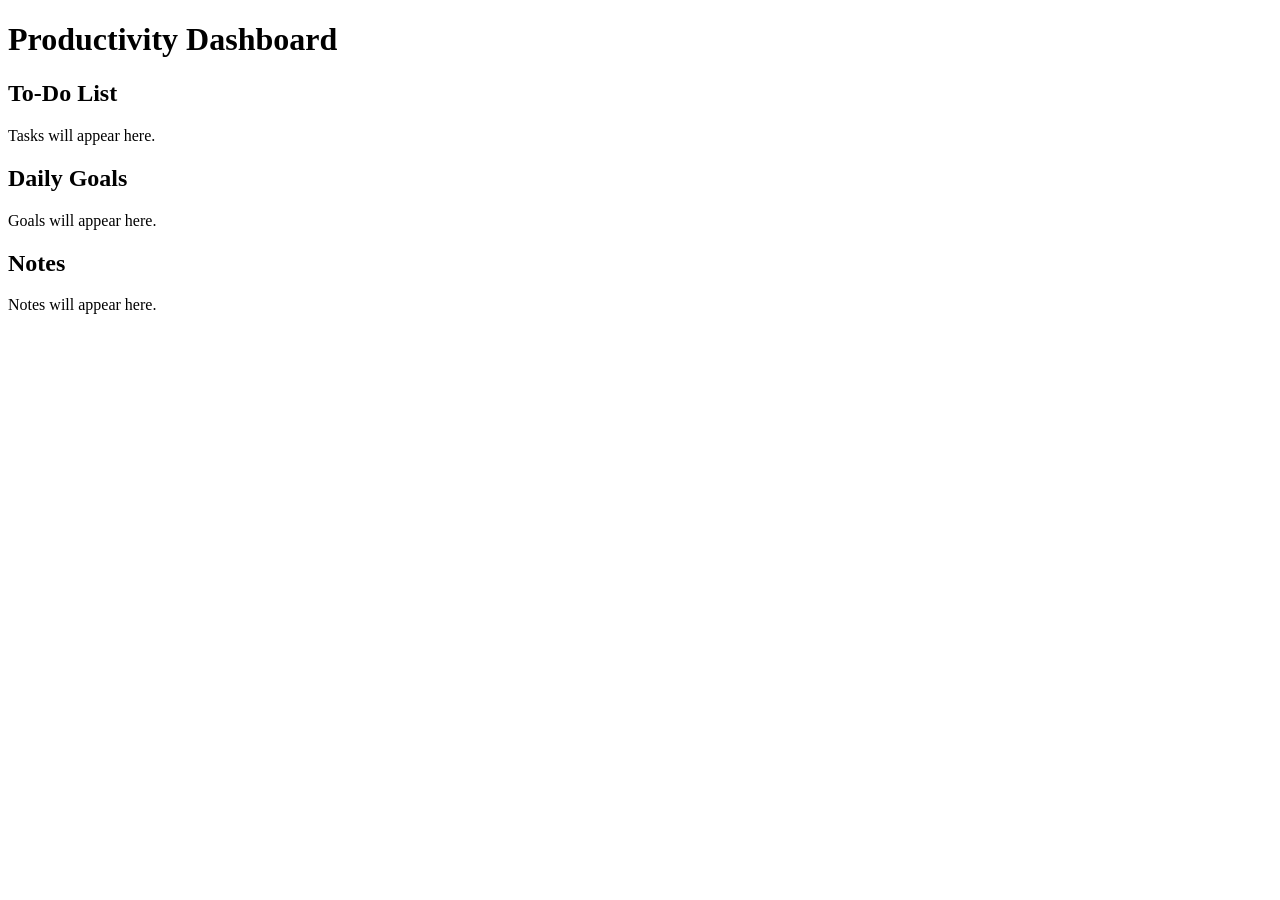
<file: index.html>
<!doctype html>
<html lang="en">
  <head>
    <meta charset="UTF-8" />
    <meta name="viewport" content="width=device-width, initial-scale=1.0" />
    <title>Productivity Dashboard</title>
  </head>
  <body>
    <header>
      <h1>Productivity Dashboard</h1>
    </header>

    <section>
      <h2>To-Do List</h2>
      <p>Tasks will appear here.</p>
    </section>

    <section>
      <h2>Daily Goals</h2>
      <p>Goals will appear here.</p>
    </section>

    <section>
      <h2>Notes</h2>
      <p>Notes will appear here.</p>
    </section>
  </body>
</html>
</file>
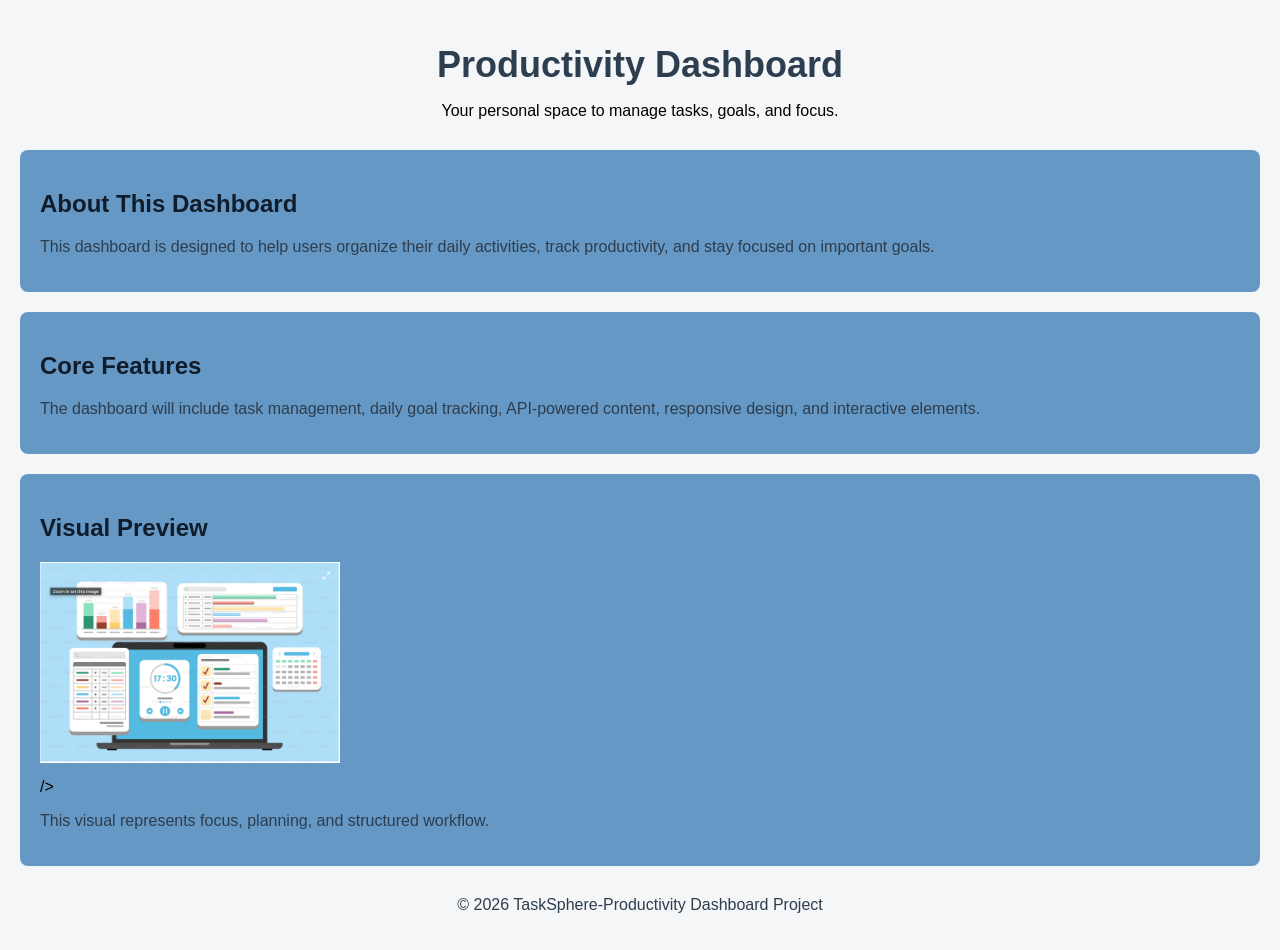
<file: Level- 1/Task -2/index.html>
<!doctype html>
<html lang="en">
  <head>
    <meta charset="UTF-8" />
    <meta name="viewport" content="width=device-width, initial-scale=1.0" />
    <title>Productivity Dashboard</title>
  </head>
  <body
    style="
      font-family: Arial, sans-serif;
      background-color: #f4f6f8;
      margin: 0;
      padding: 20px;
    "
  >
    <header style="text-align: center; margin-bottom: 30px">
      <h1 style="color: #2c3e50; font-size: 36px; margin-bottom: 10px">
        Productivity Dashboard
      </h1>
      <p>Your personal space to manage tasks, goals, and focus.</p>
    </header>

    <main>
      <section
        style="
          background-color: rgb(101, 152, 197);
          padding: 20px;
          margin-bottom: 20px;
          border-radius: 8px;
        "
      >
        <h2 style="color: #101c29; font-size: 24px">About This Dashboard</h2>
        <p style="font-size: 16px; color: #2e3d4d">
          This dashboard is designed to help users organize their daily
          activities, track productivity, and stay focused on important goals.
        </p>
      </section>

      <section
        style="
          background-color: rgb(101, 152, 197);
          padding: 20px;
          margin-bottom: 20px;
          border-radius: 8px;
        "
      >
        <h2 style="color: #101c29; font-size: 24px">Core Features</h2>
        <p style="font-size: 16px; color: #2e3d4d">
          The dashboard will include task management, daily goal tracking,
          API-powered content, responsive design, and interactive elements.
        </p>
      </section>

      <section
        style="
          background-color: rgb(101, 152, 197);
          padding: 20px;
          margin-bottom: 20px;
          border-radius: 8px;
        "
      >
        <h2 style="color: #101c29; font-size: 24px">Visual Preview</h2>
        <img
          src="images/productivity.jpg"
          alt="Productivity Illustration"
          width="300"
          style="display: block; margin-bottom: 15px"
        />
        />
        <p style="font-size: 16px; color: #2e3d4d">
          This visual represents focus, planning, and structured workflow.
        </p>
      </section>
    </main>

    <footer
      style="
        text-align: center;
        margin-top: 30px;
        font-size: 14px;
        color: #101c29;
      "
    >
      <p style="font-size: 16px; color: #2e3d4d">
        © 2026 TaskSphere-Productivity Dashboard Project
      </p>
    </footer>
  </body>
</html>
</file>
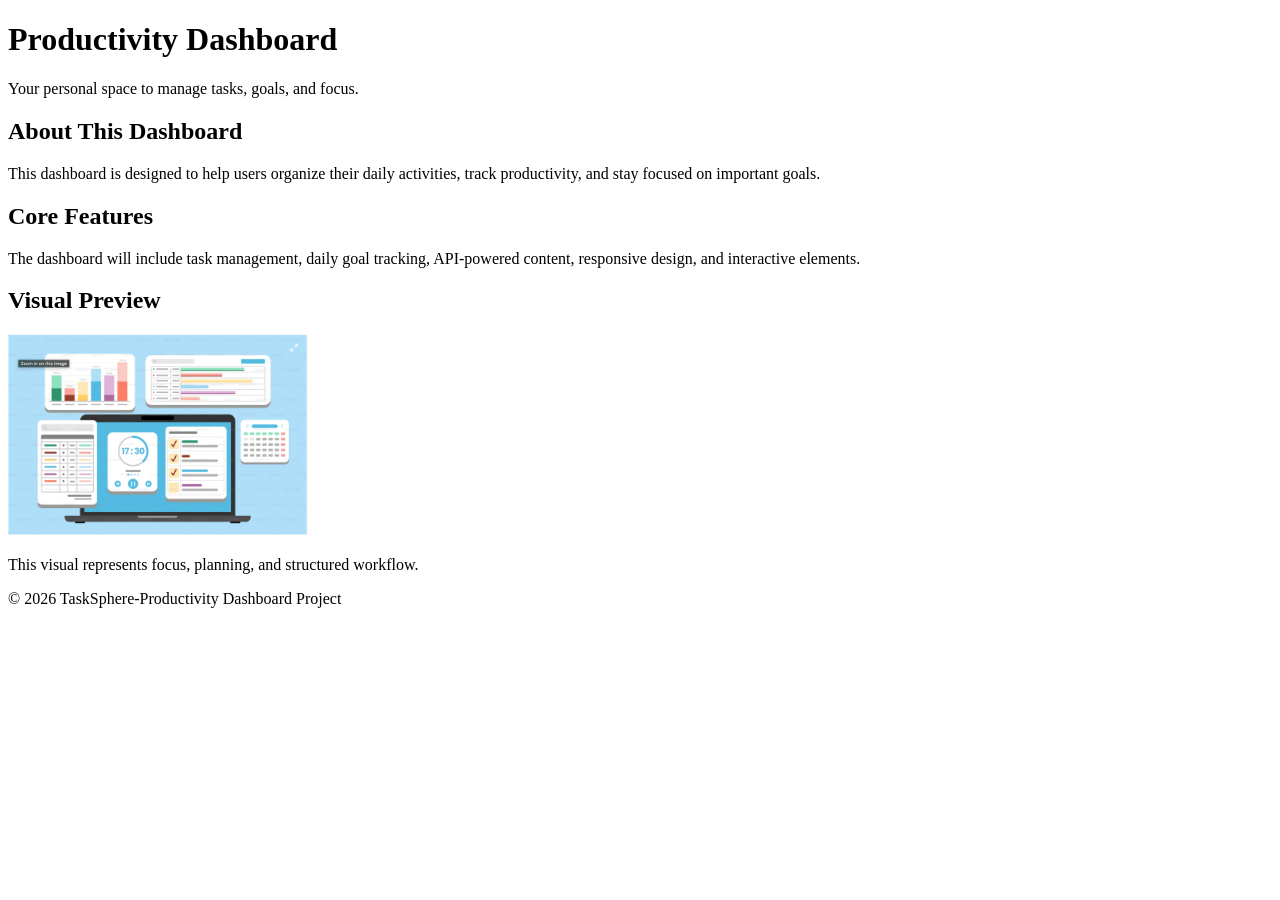
<file: Level- 1/Task-1/index.html>
<!doctype html>
<html lang="en">
  <head>
    <meta charset="UTF-8" />
    <meta name="viewport" content="width=device-width, initial-scale=1.0" />
    <title>Productivity Dashboard</title>
  </head>
  <body>
    <header>
      <h1>Productivity Dashboard</h1>
      <p>Your personal space to manage tasks, goals, and focus.</p>
    </header>

    <main>
      <section>
        <h2>About This Dashboard</h2>
        <p>
          This dashboard is designed to help users organize their daily
          activities, track productivity, and stay focused on important goals.
        </p>
      </section>

      <section>
        <h2>Core Features</h2>
        <p>
          The dashboard will include task management, daily goal tracking,
          API-powered content, responsive design, and interactive elements.
        </p>
      </section>

      <section>
        <h2>Visual Preview</h2>
        <img
          src="images/productivity.jpg"
          alt="Productivity Illustration"
          width="300"
        />
        <p>This visual represents focus, planning, and structured workflow.</p>
      </section>
    </main>

    <footer>
      <p>© 2026 TaskSphere-Productivity Dashboard Project</p>
    </footer>
  </body>
</html>
</file>
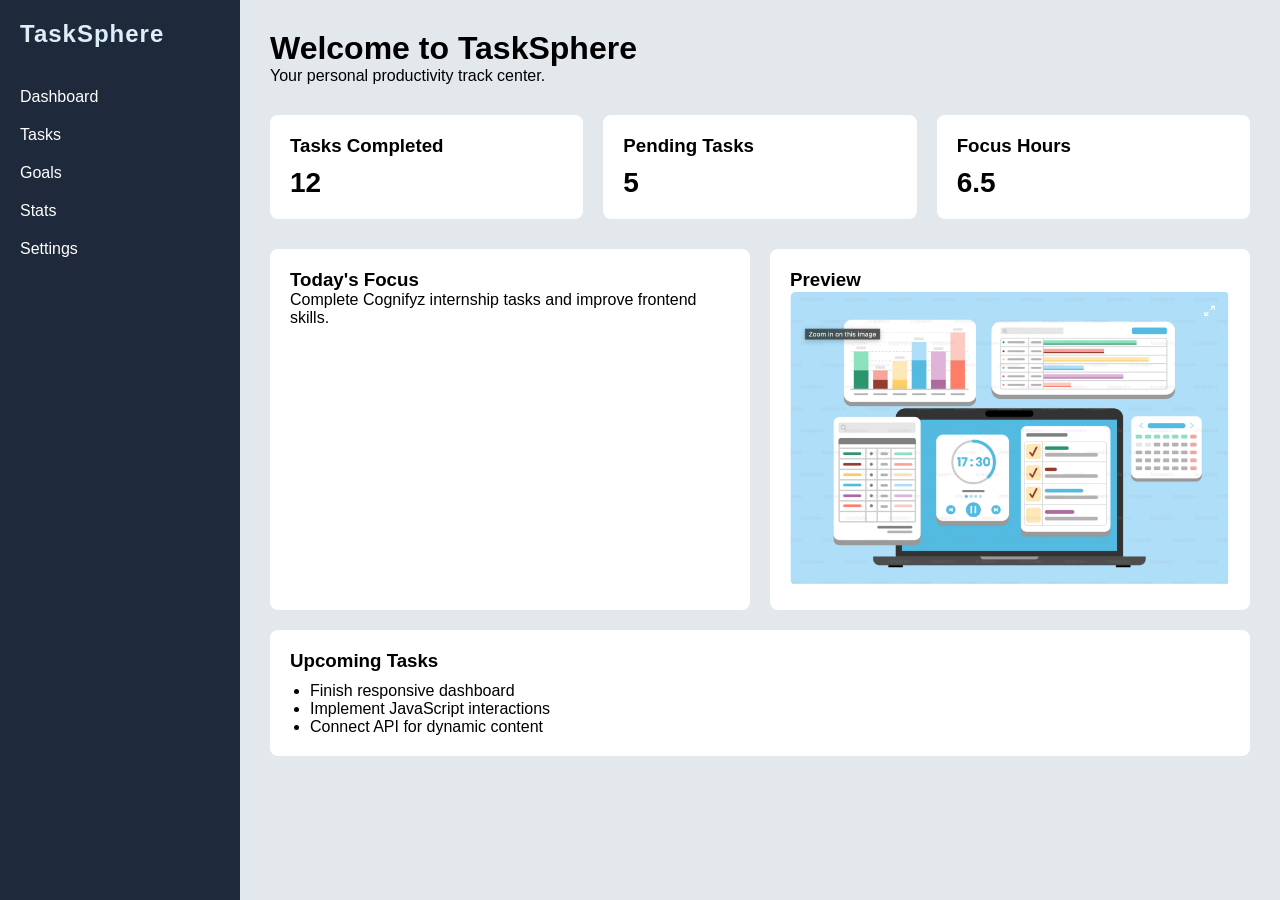
<file: Level-2/Task-3/index.html>
<!doctype html>
<html lang="en">
  <head>
    <meta charset="UTF-8" />
    <meta name="viewport" content="width=device-width, initial-scale=1.0" />
    <title>TaskSphere Dashboard</title>
    <link rel="stylesheet" href="style.css" />
  </head>

  <body>
    <div class="dashboard">
      <!-- Sidebar -->
      <aside class="sidebar">
        <h2 class="logo">TaskSphere</h2>

        <nav class="nav">
          <a href="#">Dashboard</a>
          <a href="#">Tasks</a>
          <a href="#">Goals</a>
          <a href="#">Stats</a>
          <a href="#">Settings</a>
        </nav>
      </aside>

      <!-- Main Content -->
      <main class="main-content">
        <header class="header">
          <h1>Welcome to TaskSphere</h1>
          <p>Your personal productivity track center.</p>
        </header>

        <!-- Stats Cards -->
        <section class="cards">
          <div class="card">
            <h3>Tasks Completed</h3>
            <p class="number">12</p>
          </div>

          <div class="card">
            <h3>Pending Tasks</h3>
            <p class="number">5</p>
          </div>

          <div class="card">
            <h3>Focus Hours</h3>
            <p class="number">6.5</p>
          </div>
        </section>

        <!-- Focus Section -->
        <section class="focus">
          <div class="card large">
            <h3>Today's Focus</h3>
            <p>
              Complete Cognifyz internship tasks and improve frontend skills.
            </p>
          </div>

          <div class="card large">
            <h3>Preview</h3>
            <img src="images/productivity.jpg" alt="Productivity Image" />
          </div>
        </section>

        <!-- Tasks Section -->
        <section class="tasks card large">
          <h3>Upcoming Tasks</h3>

          <ul>
            <li>Finish responsive dashboard</li>
            <li>Implement JavaScript interactions</li>
            <li>Connect API for dynamic content</li>
          </ul>
        </section>
      </main>
    </div>
  </body>
</html>
</file>
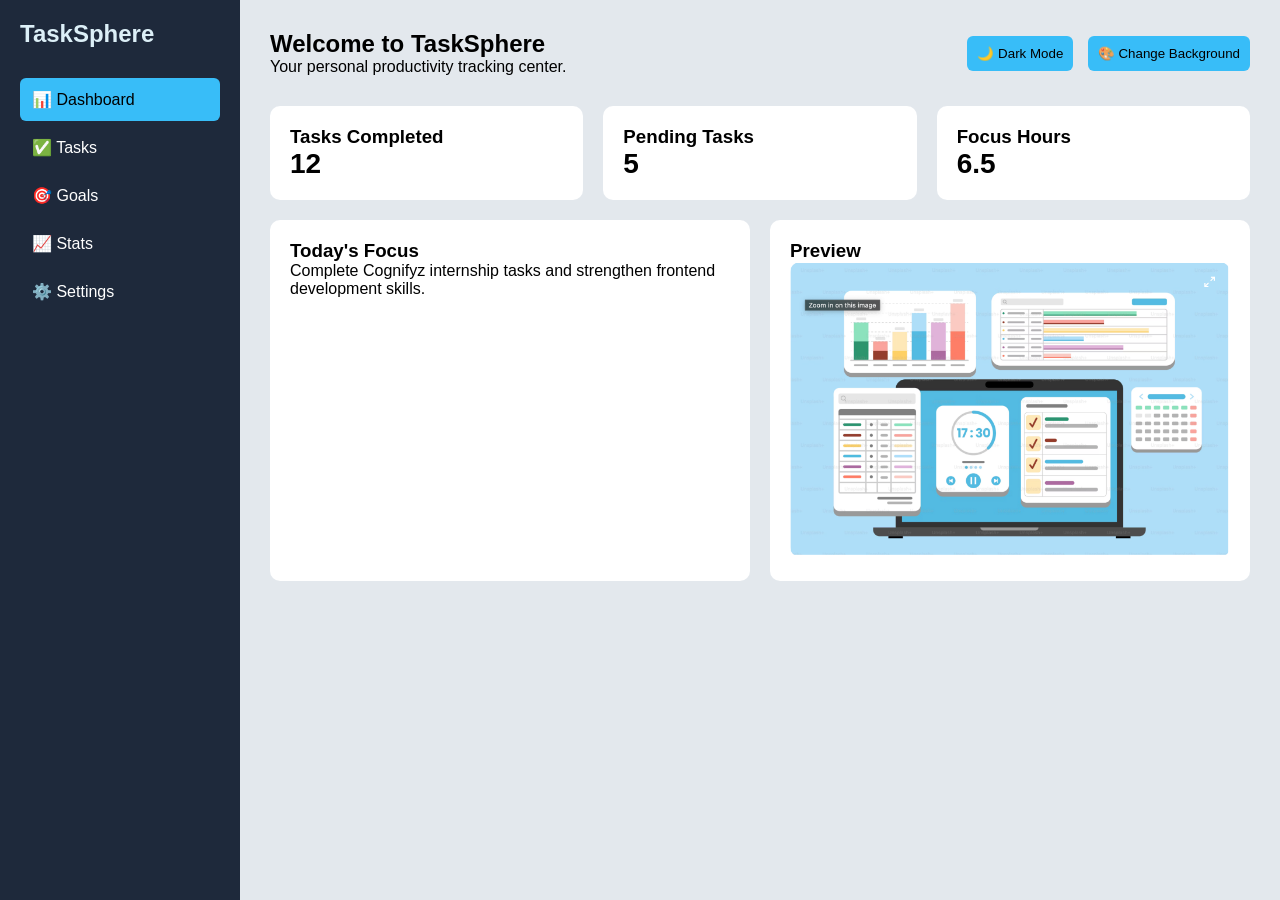
<file: Level-2/Task-4/index.html>
<!doctype html>
<html lang="en">
  <head>
    <meta charset="UTF-8" />
    <meta name="viewport" content="width=device-width, initial-scale=1.0" />
    <title>TaskSphere Dashboard</title>
    <link rel="stylesheet" href="style.css" />
  </head>

  <body>
    <div class="dashboard">
      <!-- Sidebar -->
      <aside class="sidebar">
        <h2 class="logo">TaskSphere</h2>

        <nav class="nav">
          <a href="#" class="active" data-section="dashboard">📊 Dashboard</a>
          <a href="#" data-section="tasks">✅ Tasks</a>
          <a href="#" data-section="goals">🎯 Goals</a>
          <a href="#" data-section="stats">📈 Stats</a>
          <a href="#" data-section="settings">⚙️ Settings</a>
        </nav>
      </aside>

      <!-- Main Content -->
      <main class="main-content">
        <!-- DASHBOARD SECTION -->
        <section id="dashboard" class="section active">
          <header class="header">
            <div>
              <h1>Welcome to TaskSphere</h1>
              <p>Your personal productivity tracking center.</p>
            </div>
            <div class="header-buttons">
              <button id="darkModeToggle">🌙 Dark Mode</button>
              <button id="colorChangeBtn">🎨 Change Background</button>
            </div>
          </header>

          <!-- Stats Cards -->
          <section class="cards">
            <div class="card">
              <h3>Tasks Completed</h3>
              <p class="number">12</p>
            </div>
            <div class="card">
              <h3>Pending Tasks</h3>
              <p class="number">5</p>
            </div>
            <div class="card">
              <h3>Focus Hours</h3>
              <p class="number">6.5</p>
            </div>
          </section>

          <!-- Focus Section -->
          <section class="focus">
            <div class="card large">
              <h3>Today's Focus</h3>
              <p>
                Complete Cognifyz internship tasks and strengthen frontend
                development skills.
              </p>
            </div>
            <div class="card large">
              <h3>Preview</h3>
              <img src="images/productivity.jpg" alt="Productivity preview" />
            </div>
          </section>
        </section>

        <!-- TASKS SECTION -->
        <section id="tasks" class="section">
          <header class="header">
            <div>
              <h1>Tasks</h1>
              <p>Manage and track your daily tasks efficiently.</p>
            </div>
            <div class="header-buttons">
              <button id="darkModeToggle2">🌙 Dark Mode</button>
            </div>
          </header>

          <!-- Task Input -->
          <div class="card large task-input-card">
            <h3>➕ Add New Task</h3>
            <div class="task-form">
              <input
                type="text"
                id="taskInput"
                placeholder="Enter a new task..."
              />
              <select id="taskPriority">
                <option value="high">🔴 High</option>
                <option value="medium" selected>🟡 Medium</option>
                <option value="low">🟢 Low</option>
              </select>
              <button id="addTaskBtn">Add Task</button>
            </div>
          </div>

          <!-- Task Lists -->
          <div class="focus">
            <div class="card large">
              <h3>📋 Pending Tasks</h3>
              <ul class="task-list" id="pendingList">
                <li class="task-item">
                  <span class="priority-dot high"></span>
                  <span class="task-text"
                    >Finish responsive dashboard layout</span
                  >
                  <button class="complete-btn" onclick="completeTask(this)">
                    ✔
                  </button>
                </li>
                <li class="task-item">
                  <span class="priority-dot medium"></span>
                  <span class="task-text"
                    >Implement JavaScript interactions</span
                  >
                  <button class="complete-btn" onclick="completeTask(this)">
                    ✔
                  </button>
                </li>
                <li class="task-item">
                  <span class="priority-dot low"></span>
                  <span class="task-text">Connect API for dynamic content</span>
                  <button class="complete-btn" onclick="completeTask(this)">
                    ✔
                  </button>
                </li>
                <li class="task-item">
                  <span class="priority-dot high"></span>
                  <span class="task-text">Write project documentation</span>
                  <button class="complete-btn" onclick="completeTask(this)">
                    ✔
                  </button>
                </li>
                <li class="task-item">
                  <span class="priority-dot medium"></span>
                  <span class="task-text">Test on mobile devices</span>
                  <button class="complete-btn" onclick="completeTask(this)">
                    ✔
                  </button>
                </li>
              </ul>
            </div>

            <div class="card large">
              <h3>✅ Completed Tasks</h3>
              <ul class="task-list" id="completedList">
                <li class="task-item completed">
                  <span class="priority-dot low"></span>
                  <span class="task-text">Set up project folder structure</span>
                </li>
                <li class="task-item completed">
                  <span class="priority-dot medium"></span>
                  <span class="task-text">Create basic HTML page</span>
                </li>
                <li class="task-item completed">
                  <span class="priority-dot high"></span>
                  <span class="task-text">Apply inline CSS styling</span>
                </li>
              </ul>
              <p class="completed-count">3 tasks completed today 🎉</p>
            </div>
          </div>
        </section>

        <!-- GOALS SECTION -->
        <section id="goals" class="section">
          <header class="header">
            <div>
              <h1>Goals</h1>
              <p>Define and monitor your productivity goals.</p>
            </div>
            <div class="header-buttons">
              <button id="darkModeToggle3">🌙 Dark Mode</button>
            </div>
          </header>

          <!-- Weekly Goal Progress -->
          <div class="card large">
            <h3>📅 Weekly Goals — March 2026</h3>
            <div class="goals-grid">
              <div class="goal-item">
                <div class="goal-header">
                  <span>🖥️ Complete all 8 Internship Tasks</span>
                  <span class="goal-percent">50%</span>
                </div>
                <div class="progress-bar">
                  <div
                    class="progress-fill"
                    style="width: 50%; background-color: #38bdf8"
                  ></div>
                </div>
                <small>4 of 8 tasks done</small>
              </div>

              <div class="goal-item">
                <div class="goal-header">
                  <span>📚 Study JavaScript Daily</span>
                  <span class="goal-percent">71%</span>
                </div>
                <div class="progress-bar">
                  <div
                    class="progress-fill"
                    style="width: 71%; background-color: #34d399"
                  ></div>
                </div>
                <small>5 of 7 days done</small>
              </div>

              <div class="goal-item">
                <div class="goal-header">
                  <span>🎨 Build 3 UI Projects</span>
                  <span class="goal-percent">33%</span>
                </div>
                <div class="progress-bar">
                  <div
                    class="progress-fill"
                    style="width: 33%; background-color: #f59e0b"
                  ></div>
                </div>
                <small>1 of 3 projects done</small>
              </div>

              <div class="goal-item">
                <div class="goal-header">
                  <span>⏱️ Log 20 Focus Hours</span>
                  <span class="goal-percent">83%</span>
                </div>
                <div class="progress-bar">
                  <div
                    class="progress-fill"
                    style="width: 83%; background-color: #a78bfa"
                  ></div>
                </div>
                <small>16.5 of 20 hours logged</small>
              </div>
            </div>
          </div>

          <!-- Monthly Goals -->
          <div class="focus">
            <div class="card large">
              <h3>🏆 Monthly Milestones</h3>
              <ul class="milestone-list">
                <li class="milestone done">
                  ✅ Submit internship offer acceptance
                </li>
                <li class="milestone done">✅ Complete Level 1 tasks</li>
                <li class="milestone done">✅ Complete Level 2 tasks</li>
                <li class="milestone pending">⏳ Complete Level 3 tasks</li>
                <li class="milestone pending">⏳ Complete Level 4 tasks</li>
                <li class="milestone pending">
                  ⏳ Post LinkedIn showcase video
                </li>
              </ul>
            </div>

            <div class="card large">
              <h3>💡 Focus Tip of the Day</h3>
              <div class="tip-box">
                <p id="tipText">
                  "Break your goals into small daily actions. Consistency beats
                  intensity every time."
                </p>
                <button id="newTipBtn">🔄 New Tip</button>
              </div>
            </div>
          </div>
        </section>

        <!-- STATS SECTION -->
        <section id="stats" class="section">
          <header class="header">
            <div>
              <h1>Statistics</h1>
              <p>View your productivity insights and analytics.</p>
            </div>
            <div class="header-buttons">
              <button id="darkModeToggle4">🌙 Dark Mode</button>
            </div>
          </header>

          <!-- Summary Cards -->
          <section class="cards">
            <div class="card">
              <h3>Total Tasks</h3>
              <p class="number">17</p>
            </div>
            <div class="card">
              <h3>Completed</h3>
              <p class="number">12</p>
            </div>
            <div class="card">
              <h3>Completion Rate</h3>
              <p class="number">70%</p>
            </div>
          </section>

          <div class="focus">
            <!-- Weekly Activity -->
            <div class="card large">
              <h3>📆 Weekly Activity</h3>
              <div class="week-chart">
                <div class="day-bar-wrap">
                  <div class="day-bar" style="height: 40%"></div>
                  <span>Mon</span>
                </div>
                <div class="day-bar-wrap">
                  <div class="day-bar" style="height: 70%"></div>
                  <span>Tue</span>
                </div>
                <div class="day-bar-wrap">
                  <div class="day-bar" style="height: 55%"></div>
                  <span>Wed</span>
                </div>
                <div class="day-bar-wrap">
                  <div class="day-bar" style="height: 90%"></div>
                  <span>Thu</span>
                </div>
                <div class="day-bar-wrap">
                  <div class="day-bar" style="height: 60%"></div>
                  <span>Fri</span>
                </div>
                <div class="day-bar-wrap">
                  <div class="day-bar" style="height: 30%"></div>
                  <span>Sat</span>
                </div>
                <div class="day-bar-wrap">
                  <div class="day-bar" style="height: 20%"></div>
                  <span>Sun</span>
                </div>
              </div>
            </div>

            <!-- Breakdown -->
            <div class="card large">
              <h3>📊 Task Breakdown</h3>
              <ul class="breakdown-list">
                <li>
                  <span>✅ Completed</span>
                  <div class="breakdown-bar">
                    <div
                      class="breakdown-fill"
                      style="width: 70%; background: #34d399"
                    ></div>
                  </div>
                  <span>12</span>
                </li>
                <li>
                  <span>⏳ Pending</span>
                  <div class="breakdown-bar">
                    <div
                      class="breakdown-fill"
                      style="width: 29%; background: #f59e0b"
                    ></div>
                  </div>
                  <span>5</span>
                </li>
                <li>
                  <span>🔴 High Priority</span>
                  <div class="breakdown-bar">
                    <div
                      class="breakdown-fill"
                      style="width: 35%; background: #f87171"
                    ></div>
                  </div>
                  <span>6</span>
                </li>
                <li>
                  <span>🟡 Medium Priority</span>
                  <div class="breakdown-bar">
                    <div
                      class="breakdown-fill"
                      style="width: 47%; background: #fbbf24"
                    ></div>
                  </div>
                  <span>8</span>
                </li>
                <li>
                  <span>🟢 Low Priority</span>
                  <div class="breakdown-bar">
                    <div
                      class="breakdown-fill"
                      style="width: 18%; background: #6ee7b7"
                    ></div>
                  </div>
                  <span>3</span>
                </li>
              </ul>
            </div>
          </div>

          <!-- Focus Hours -->
          <div class="card large">
            <h3>⏱️ Focus Hours This Week</h3>
            <div class="focus-hours-grid">
              <div class="hour-block filled">Mon<br />1.5h</div>
              <div class="hour-block filled">Tue<br />2h</div>
              <div class="hour-block filled">Wed<br />1h</div>
              <div class="hour-block filled">Thu<br />2h</div>
              <div class="hour-block partial">Fri<br />0.5h (so far)</div>
              <div class="hour-block empty">Sat<br />—</div>
              <div class="hour-block empty">Sun<br />—</div>
            </div>
          </div>
        </section>

        <!-- SETTINGS SECTION -->
        <section id="settings" class="section">
          <header class="header">
            <div>
              <h1>Settings</h1>
              <p>Customize your TaskSphere experience.</p>
            </div>
            <div class="header-buttons">
              <button id="darkModeToggle5">🌙 Dark Mode</button>
            </div>
          </header>

          <div class="focus">
            <!-- Appearance -->
            <div class="card large">
              <h3>🎨 Appearance</h3>
              <div class="settings-group">
                <div class="setting-row">
                  <label>Dark Mode</label>
                  <label class="toggle-switch">
                    <input type="checkbox" id="darkToggleSetting" />
                    <span class="toggle-slider"></span>
                  </label>
                </div>
                <div class="setting-row">
                  <label>Background Color</label>
                  <div class="color-swatches">
                    <span
                      class="swatch"
                      style="background: #e3e8ed"
                      onclick="setBg('#e3e8ed')"
                      title="Default"
                    ></span>
                    <span
                      class="swatch"
                      style="background: #fef3c7"
                      onclick="setBg('#fef3c7')"
                      title="Warm"
                    ></span>
                    <span
                      class="swatch"
                      style="background: #d1fae5"
                      onclick="setBg('#d1fae5')"
                      title="Mint"
                    ></span>
                    <span
                      class="swatch"
                      style="background: #fee2e2"
                      onclick="setBg('#fee2e2')"
                      title="Rose"
                    ></span>
                    <span
                      class="swatch"
                      style="background: #e0f2fe"
                      onclick="setBg('#e0f2fe')"
                      title="Sky"
                    ></span>
                    <span
                      class="swatch"
                      style="background: #ede9fe"
                      onclick="setBg('#ede9fe')"
                      title="Lavender"
                    ></span>
                  </div>
                </div>
                <div class="setting-row">
                  <label>Font Size</label>
                  <select
                    id="fontSizeSetting"
                    onchange="changeFontSize(this.value)"
                  >
                    <option value="14px">Small</option>
                    <option value="16px" selected>Medium (Default)</option>
                    <option value="18px">Large</option>
                  </select>
                </div>
              </div>
            </div>

            <!-- Profile -->
            <div class="card large">
              <h3>👤 Profile</h3>
              <div class="settings-group">
                <div class="setting-row column">
                  <label>Display Name</label>
                  <input
                    type="text"
                    class="settings-input"
                    placeholder="Your name"
                    value="Intern User"
                  />
                </div>
                <div class="setting-row column">
                  <label>Email</label>
                  <input
                    type="email"
                    class="settings-input"
                    placeholder="your@email.com"
                  />
                </div>
                <div class="setting-row column">
                  <label>Role</label>
                  <input
                    type="text"
                    class="settings-input"
                    placeholder="e.g. Frontend Developer"
                    value="Frontend Intern @ Cognifyz"
                  />
                </div>
                <button class="save-btn">💾 Save Profile</button>
              </div>
            </div>
          </div>

          <!-- Notifications + Reset -->
          <div class="focus">
            <div class="card large">
              <h3>🔔 Notifications</h3>
              <div class="settings-group">
                <div class="setting-row">
                  <label>Daily Reminders</label>
                  <label class="toggle-switch">
                    <input type="checkbox" checked />
                    <span class="toggle-slider"></span>
                  </label>
                </div>
                <div class="setting-row">
                  <label>Goal Alerts</label>
                  <label class="toggle-switch">
                    <input type="checkbox" checked />
                    <span class="toggle-slider"></span>
                  </label>
                </div>
                <div class="setting-row">
                  <label>Weekly Summary</label>
                  <label class="toggle-switch">
                    <input type="checkbox" />
                    <span class="toggle-slider"></span>
                  </label>
                </div>
              </div>
            </div>

            <div class="card large">
              <h3>🛠️ Data & Reset</h3>
              <div class="settings-group">
                <p style="font-size: 14px; margin-bottom: 15px; opacity: 0.8">
                  Manage your dashboard data and preferences.
                </p>
                <button class="save-btn">📤 Export Data</button>
                <button
                  class="reset-btn"
                  style="margin-top: 10px"
                  onclick="if (confirm('Reset all data?')) location.reload();"
                >
                  🔄 Reset Dashboard
                </button>
              </div>
            </div>
          </div>
        </section>
      </main>
    </div>

    <script src="script.js"></script>
  </body>
</html>
</file>
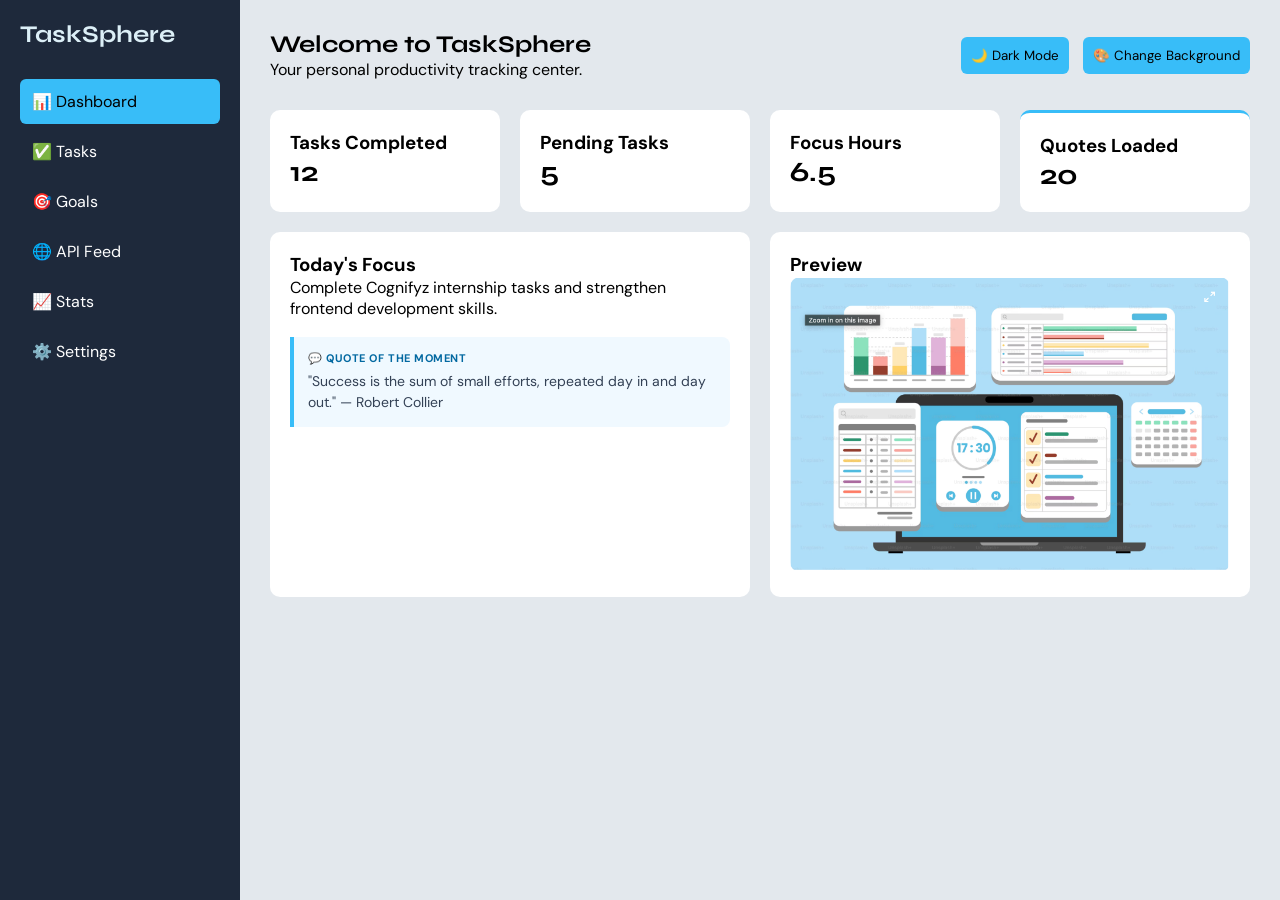
<file: Level-3/Task-5/index.html>
<!doctype html>
<html lang="en">
  <head>
    <meta charset="UTF-8" />
    <meta name="viewport" content="width=device-width, initial-scale=1.0" />
    <title>TaskSphere Dashboard</title>
    <link rel="preconnect" href="https://fonts.googleapis.com" />
    <link rel="preconnect" href="https://fonts.gstatic.com" crossorigin />
    <link
      href="https://fonts.googleapis.com/css2?family=DM+Sans:wght@400;500;700&family=Syne:wght@700;800&display=swap"
      rel="stylesheet"
    />
    <link rel="stylesheet" href="style.css" />
  </head>

  <body>
    <div class="dashboard">
      <!-- Sidebar -->
      <aside class="sidebar">
        <h2 class="logo">TaskSphere</h2>
        <nav class="nav">
          <a href="#" class="active" data-section="dashboard">📊 Dashboard</a>
          <a href="#" data-section="tasks">✅ Tasks</a>
          <a href="#" data-section="goals">🎯 Goals</a>
          <a href="#" data-section="api">🌐 API Feed</a>
          <a href="#" data-section="stats">📈 Stats</a>
          <a href="#" data-section="settings">⚙️ Settings</a>
        </nav>
      </aside>

      <!-- Main Content -->
      <main class="main-content">
        <!-- DASHBOARD SECTION -->
        <section id="dashboard" class="section active">
          <header class="header">
            <div>
              <h1>Welcome to TaskSphere</h1>
              <p>Your personal productivity tracking center.</p>
            </div>
            <div class="header-buttons">
              <button id="darkModeToggle">🌙 Dark Mode</button>
              <button id="colorChangeBtn">🎨 Change Background</button>
            </div>
          </header>

          <section class="cards">
            <div class="card">
              <h3>Tasks Completed</h3>
              <p class="number">12</p>
            </div>
            <div class="card">
              <h3>Pending Tasks</h3>
              <p class="number">5</p>
            </div>
            <div class="card">
              <h3>Focus Hours</h3>
              <p class="number">6.5</p>
            </div>
            <div class="card highlight-card">
              <h3>Quotes Loaded</h3>
              <p class="number" id="apiCountDash">—</p>
            </div>
          </section>

          <section class="focus">
            <div class="card large">
              <h3>Today's Focus</h3>
              <p>
                Complete Cognifyz internship tasks and strengthen frontend
                development skills.
              </p>
              <div class="api-preview-box">
                <p class="api-preview-label">💬 Quote of the Moment</p>
                <p id="dashApiPreview" class="api-preview-text">
                  Loading motivational quote...
                </p>
              </div>
            </div>
            <div class="card large">
              <h3>Preview</h3>
              <img src="images/productivity.jpg" alt="Productivity preview" />
            </div>
          </section>
        </section>

        <!-- TASKS SECTION -->
        <section id="tasks" class="section">
          <header class="header">
            <div>
              <h1>Tasks</h1>
              <p>Manage and track your daily tasks efficiently.</p>
            </div>
            <div class="header-buttons">
              <button class="dark-btn">🌙 Dark Mode</button>
            </div>
          </header>

          <div class="card large task-input-card">
            <h3>➕ Add New Task</h3>
            <div class="task-form">
              <input
                type="text"
                id="taskInput"
                placeholder="Enter a new task..."
              />
              <select id="taskPriority">
                <option value="high">🔴 High</option>
                <option value="medium" selected>🟡 Medium</option>
                <option value="low">🟢 Low</option>
              </select>
              <button id="addTaskBtn">Add Task</button>
            </div>
          </div>

          <div class="focus">
            <div class="card large">
              <h3>📋 Pending Tasks</h3>
              <ul class="task-list" id="pendingList">
                <li class="task-item">
                  <span class="priority-dot high"></span>
                  <span class="task-text"
                    >Finish responsive dashboard layout</span
                  >
                  <button class="complete-btn" onclick="completeTask(this)">
                    ✔
                  </button>
                </li>
                <li class="task-item">
                  <span class="priority-dot medium"></span>
                  <span class="task-text"
                    >Implement JavaScript interactions</span
                  >
                  <button class="complete-btn" onclick="completeTask(this)">
                    ✔
                  </button>
                </li>
                <li class="task-item">
                  <span class="priority-dot low"></span>
                  <span class="task-text">Connect API for dynamic content</span>
                  <button class="complete-btn" onclick="completeTask(this)">
                    ✔
                  </button>
                </li>
                <li class="task-item">
                  <span class="priority-dot high"></span>
                  <span class="task-text">Write project documentation</span>
                  <button class="complete-btn" onclick="completeTask(this)">
                    ✔
                  </button>
                </li>
                <li class="task-item">
                  <span class="priority-dot medium"></span>
                  <span class="task-text">Test on mobile devices</span>
                  <button class="complete-btn" onclick="completeTask(this)">
                    ✔
                  </button>
                </li>
              </ul>
            </div>
            <div class="card large">
              <h3>✅ Completed Tasks</h3>
              <ul class="task-list" id="completedList">
                <li class="task-item completed">
                  <span class="priority-dot low"></span>
                  <span class="task-text">Set up project folder structure</span>
                </li>
                <li class="task-item completed">
                  <span class="priority-dot medium"></span>
                  <span class="task-text">Create basic HTML page</span>
                </li>
                <li class="task-item completed">
                  <span class="priority-dot high"></span>
                  <span class="task-text">Apply inline CSS styling</span>
                </li>
              </ul>
              <p class="completed-count">3 tasks completed today 🎉</p>
            </div>
          </div>
        </section>

        <!-- GOALS SECTION -->
        <section id="goals" class="section">
          <header class="header">
            <div>
              <h1>Goals</h1>
              <p>Define and monitor your productivity goals.</p>
            </div>
            <div class="header-buttons">
              <button class="dark-btn">🌙 Dark Mode</button>
            </div>
          </header>

          <div class="card large">
            <h3>📅 Weekly Goals — March 2026</h3>
            <div class="goals-grid">
              <div class="goal-item">
                <div class="goal-header">
                  <span>🖥️ Complete all 8 Internship Tasks</span>
                  <span class="goal-percent">50%</span>
                </div>
                <div class="progress-bar">
                  <div
                    class="progress-fill"
                    style="width: 50%; background: #38bdf8"
                  ></div>
                </div>
                <small>4 of 8 tasks done</small>
              </div>
              <div class="goal-item">
                <div class="goal-header">
                  <span>📚 Study JavaScript Daily</span>
                  <span class="goal-percent">71%</span>
                </div>
                <div class="progress-bar">
                  <div
                    class="progress-fill"
                    style="width: 71%; background: #34d399"
                  ></div>
                </div>
                <small>5 of 7 days done</small>
              </div>
              <div class="goal-item">
                <div class="goal-header">
                  <span>🎨 Build 3 UI Projects</span>
                  <span class="goal-percent">33%</span>
                </div>
                <div class="progress-bar">
                  <div
                    class="progress-fill"
                    style="width: 33%; background: #f59e0b"
                  ></div>
                </div>
                <small>1 of 3 projects done</small>
              </div>
              <div class="goal-item">
                <div class="goal-header">
                  <span>⏱️ Log 20 Focus Hours</span>
                  <span class="goal-percent">83%</span>
                </div>
                <div class="progress-bar">
                  <div
                    class="progress-fill"
                    style="width: 83%; background: #a78bfa"
                  ></div>
                </div>
                <small>16.5 of 20 hours logged</small>
              </div>
            </div>
          </div>

          <div class="focus">
            <div class="card large">
              <h3>🏆 Monthly Milestones</h3>
              <ul class="milestone-list">
                <li class="milestone done">
                  ✅ Submit internship offer acceptance
                </li>
                <li class="milestone done">✅ Complete Level 1 tasks</li>
                <li class="milestone done">✅ Complete Level 2 tasks</li>
                <li class="milestone pending">⏳ Complete Level 3 tasks</li>
                <li class="milestone pending">⏳ Complete Level 4 tasks</li>
                <li class="milestone pending">
                  ⏳ Post LinkedIn showcase video
                </li>
              </ul>
            </div>
            <div class="card large">
              <h3>💡 Focus Tip of the Day</h3>
              <div class="tip-box">
                <p id="tipText">
                  "Break your goals into small daily actions. Consistency beats
                  intensity every time."
                </p>
                <button id="newTipBtn">🔄 New Tip</button>
              </div>
            </div>
          </div>
        </section>

        <!-- API FEED SECTION -->
        <section id="api" class="section">
          <header class="header">
            <div>
              <h1>💬 Motivation Feed</h1>
              <p>
                Live quotes fetched from the ZenQuotes API — refresh anytime.
              </p>
            </div>
            <div class="header-buttons">
              <button id="refreshApiBtn">🔄 New Quotes</button>
              <button class="dark-btn">🌙 Dark Mode</button>
            </div>
          </header>

          <!-- API Controls -->
          <div class="card large api-controls-card">
            <div class="api-controls">
              <div class="api-control-group">
                <label>Category</label>
                <select id="apiCategory">
                  <option value="random">🎲 Random Mix</option>
                  <option value="productivity">⚡ Productivity</option>
                  <option value="focus">🎯 Focus</option>
                  <option value="success">🏆 Success</option>
                </select>
              </div>
              <div class="api-control-group">
                <label>Display Style</label>
                <select id="apiDisplayStyle">
                  <option value="cards" selected>🃏 Cards</option>
                  <option value="list">📋 List</option>
                </select>
              </div>
              <button id="fetchApiBtn">⚡ Fetch Quotes</button>
            </div>
            <div class="api-status-bar">
              <span id="apiStatusText">Ready to fetch quotes.</span>
              <span id="apiEndpointDisplay" class="endpoint-badge"
                >https://zenquotes.io/api/quotes</span
              >
            </div>
          </div>

          <!-- Quote of the Day spotlight -->
          <div
            class="card large quote-spotlight"
            id="quoteSpotlight"
            style="display: none"
          >
            <div class="spotlight-label">✨ Quote of the Moment</div>
            <p class="spotlight-quote" id="spotlightText"></p>
            <p class="spotlight-author" id="spotlightAuthor"></p>
          </div>

          <!-- API Results -->
          <div class="card large">
            <div class="api-results-header">
              <h3 id="apiResultsTitle">💬 Quotes Feed</h3>
              <span id="apiResultCount" class="result-count"></span>
            </div>

            <!-- Loading State -->
            <div id="apiLoader" class="api-loader">
              <div class="loader-dots">
                <span></span><span></span><span></span>
              </div>
              <p>Fetching quotes from API...</p>
            </div>

            <!-- Error State -->
            <div id="apiError" class="api-error" style="display: none">
              <p>
                ⚠️ Could not reach the API. Showing curated offline quotes
                instead.
              </p>
            </div>

            <!-- Results Container -->
            <div id="apiResults" class="api-results-grid"></div>
          </div>

          <!-- Info + Raw JSON -->
          <div class="focus">
            <div class="card large">
              <h3>ℹ️ About ZenQuotes API</h3>
              <p class="api-info-text">
                ZenQuotes is a free public API that returns real motivational
                and productivity quotes from famous thinkers, authors, and
                leaders. No API key required — just <code>fetch()</code> and go.
              </p>
              <div class="api-endpoints-list">
                <div class="endpoint-item">
                  <code>/api/quotes</code> — batch of 50 quotes
                </div>
                <div class="endpoint-item">
                  <code>/api/random</code> — single random quote
                </div>
                <div class="endpoint-item">
                  <code>/api/today</code> — quote of the day
                </div>
              </div>
            </div>
            <div class="card large">
              <h3>📡 Raw JSON Preview</h3>
              <pre id="rawJsonPreview" class="json-preview">
Click "Fetch Quotes" to see the raw JSON response here.</pre
              >
            </div>
          </div>
        </section>

        <!-- STATS SECTION -->
        <section id="stats" class="section">
          <header class="header">
            <div>
              <h1>Statistics</h1>
              <p>View your productivity insights and analytics.</p>
            </div>
            <div class="header-buttons">
              <button class="dark-btn">🌙 Dark Mode</button>
            </div>
          </header>

          <section class="cards">
            <div class="card">
              <h3>Total Tasks</h3>
              <p class="number">17</p>
            </div>
            <div class="card">
              <h3>Completed</h3>
              <p class="number">12</p>
            </div>
            <div class="card">
              <h3>Completion Rate</h3>
              <p class="number">70%</p>
            </div>
          </section>

          <div class="focus">
            <div class="card large">
              <h3>📆 Weekly Activity</h3>
              <div class="week-chart">
                <div class="day-bar-wrap">
                  <div class="day-bar" style="height: 40%"></div>
                  <span>Mon</span>
                </div>
                <div class="day-bar-wrap">
                  <div class="day-bar" style="height: 70%"></div>
                  <span>Tue</span>
                </div>
                <div class="day-bar-wrap">
                  <div class="day-bar" style="height: 55%"></div>
                  <span>Wed</span>
                </div>
                <div class="day-bar-wrap">
                  <div class="day-bar" style="height: 90%"></div>
                  <span>Thu</span>
                </div>
                <div class="day-bar-wrap">
                  <div class="day-bar" style="height: 60%"></div>
                  <span>Fri</span>
                </div>
                <div class="day-bar-wrap">
                  <div class="day-bar" style="height: 30%"></div>
                  <span>Sat</span>
                </div>
                <div class="day-bar-wrap">
                  <div class="day-bar" style="height: 20%"></div>
                  <span>Sun</span>
                </div>
              </div>
            </div>
            <div class="card large">
              <h3>📊 Task Breakdown</h3>
              <ul class="breakdown-list">
                <li>
                  <span>✅ Completed</span>
                  <div class="breakdown-bar">
                    <div
                      class="breakdown-fill"
                      style="width: 70%; background: #34d399"
                    ></div>
                  </div>
                  <span>12</span>
                </li>
                <li>
                  <span>⏳ Pending</span>
                  <div class="breakdown-bar">
                    <div
                      class="breakdown-fill"
                      style="width: 29%; background: #f59e0b"
                    ></div>
                  </div>
                  <span>5</span>
                </li>
                <li>
                  <span>🔴 High Priority</span>
                  <div class="breakdown-bar">
                    <div
                      class="breakdown-fill"
                      style="width: 35%; background: #f87171"
                    ></div>
                  </div>
                  <span>6</span>
                </li>
                <li>
                  <span>🟡 Medium Priority</span>
                  <div class="breakdown-bar">
                    <div
                      class="breakdown-fill"
                      style="width: 47%; background: #fbbf24"
                    ></div>
                  </div>
                  <span>8</span>
                </li>
                <li>
                  <span>🟢 Low Priority</span>
                  <div class="breakdown-bar">
                    <div
                      class="breakdown-fill"
                      style="width: 18%; background: #6ee7b7"
                    ></div>
                  </div>
                  <span>3</span>
                </li>
              </ul>
            </div>
          </div>

          <div class="card large">
            <h3>⏱️ Focus Hours This Week</h3>
            <div class="focus-hours-grid">
              <div class="hour-block filled">Mon<br />1.5h</div>
              <div class="hour-block filled">Tue<br />2h</div>
              <div class="hour-block filled">Wed<br />1h</div>
              <div class="hour-block filled">Thu<br />2h</div>
              <div class="hour-block partial">Fri<br />0.5h</div>
              <div class="hour-block empty">Sat<br />—</div>
              <div class="hour-block empty">Sun<br />—</div>
            </div>
          </div>
        </section>

        <!-- SETTINGS SECTION -->
        <section id="settings" class="section">
          <header class="header">
            <div>
              <h1>Settings</h1>
              <p>Customize your TaskSphere experience.</p>
            </div>
            <div class="header-buttons">
              <button class="dark-btn">🌙 Dark Mode</button>
            </div>
          </header>

          <div class="focus">
            <div class="card large">
              <h3>🎨 Appearance</h3>
              <div class="settings-group">
                <div class="setting-row">
                  <label>Dark Mode</label>
                  <label class="toggle-switch">
                    <input type="checkbox" id="darkToggleSetting" />
                    <span class="toggle-slider"></span>
                  </label>
                </div>
                <div class="setting-row">
                  <label>Background Color</label>
                  <div class="color-swatches">
                    <span
                      class="swatch"
                      style="background: #e3e8ed"
                      onclick="setBg('#e3e8ed')"
                    ></span>
                    <span
                      class="swatch"
                      style="background: #fef3c7"
                      onclick="setBg('#fef3c7')"
                    ></span>
                    <span
                      class="swatch"
                      style="background: #d1fae5"
                      onclick="setBg('#d1fae5')"
                    ></span>
                    <span
                      class="swatch"
                      style="background: #fee2e2"
                      onclick="setBg('#fee2e2')"
                    ></span>
                    <span
                      class="swatch"
                      style="background: #e0f2fe"
                      onclick="setBg('#e0f2fe')"
                    ></span>
                    <span
                      class="swatch"
                      style="background: #ede9fe"
                      onclick="setBg('#ede9fe')"
                    ></span>
                  </div>
                </div>
                <div class="setting-row">
                  <label>Font Size</label>
                  <select
                    id="fontSizeSetting"
                    onchange="changeFontSize(this.value)"
                  >
                    <option value="14px">Small</option>
                    <option value="16px" selected>Medium</option>
                    <option value="18px">Large</option>
                  </select>
                </div>
              </div>
            </div>
            <div class="card large">
              <h3>👤 Profile</h3>
              <div class="settings-group">
                <div class="setting-row column">
                  <label>Display Name</label>
                  <input
                    type="text"
                    class="settings-input"
                    value="Intern User"
                  />
                </div>
                <div class="setting-row column">
                  <label>Email</label>
                  <input
                    type="email"
                    class="settings-input"
                    placeholder="your@email.com"
                  />
                </div>
                <div class="setting-row column">
                  <label>Role</label>
                  <input
                    type="text"
                    class="settings-input"
                    value="Frontend Intern @ Cognifyz"
                  />
                </div>
                <button class="save-btn" id="saveProfileBtn">
                  💾 Save Profile
                </button>
              </div>
            </div>
          </div>

          <div class="focus">
            <div class="card large">
              <h3>🔔 Notifications</h3>
              <div class="settings-group">
                <div class="setting-row">
                  <label>Daily Reminders</label
                  ><label class="toggle-switch"
                    ><input type="checkbox" checked /><span
                      class="toggle-slider"
                    ></span
                  ></label>
                </div>
                <div class="setting-row">
                  <label>Goal Alerts</label
                  ><label class="toggle-switch"
                    ><input type="checkbox" checked /><span
                      class="toggle-slider"
                    ></span
                  ></label>
                </div>
                <div class="setting-row">
                  <label>Weekly Summary</label
                  ><label class="toggle-switch"
                    ><input type="checkbox" /><span class="toggle-slider"></span
                  ></label>
                </div>
              </div>
            </div>
            <div class="card large">
              <h3>🛠️ Data & Reset</h3>
              <div class="settings-group">
                <p style="font-size: 14px; margin-bottom: 15px; opacity: 0.8">
                  Manage your dashboard data and preferences.
                </p>
                <button class="save-btn">📤 Export Data</button>
                <button
                  class="reset-btn"
                  style="margin-top: 10px"
                  onclick="if (confirm('Reset all data?')) location.reload();"
                >
                  🔄 Reset Dashboard
                </button>
              </div>
            </div>
          </div>
        </section>
      </main>
    </div>

    <script src="script.js"></script>
  </body>
</html>
</file>
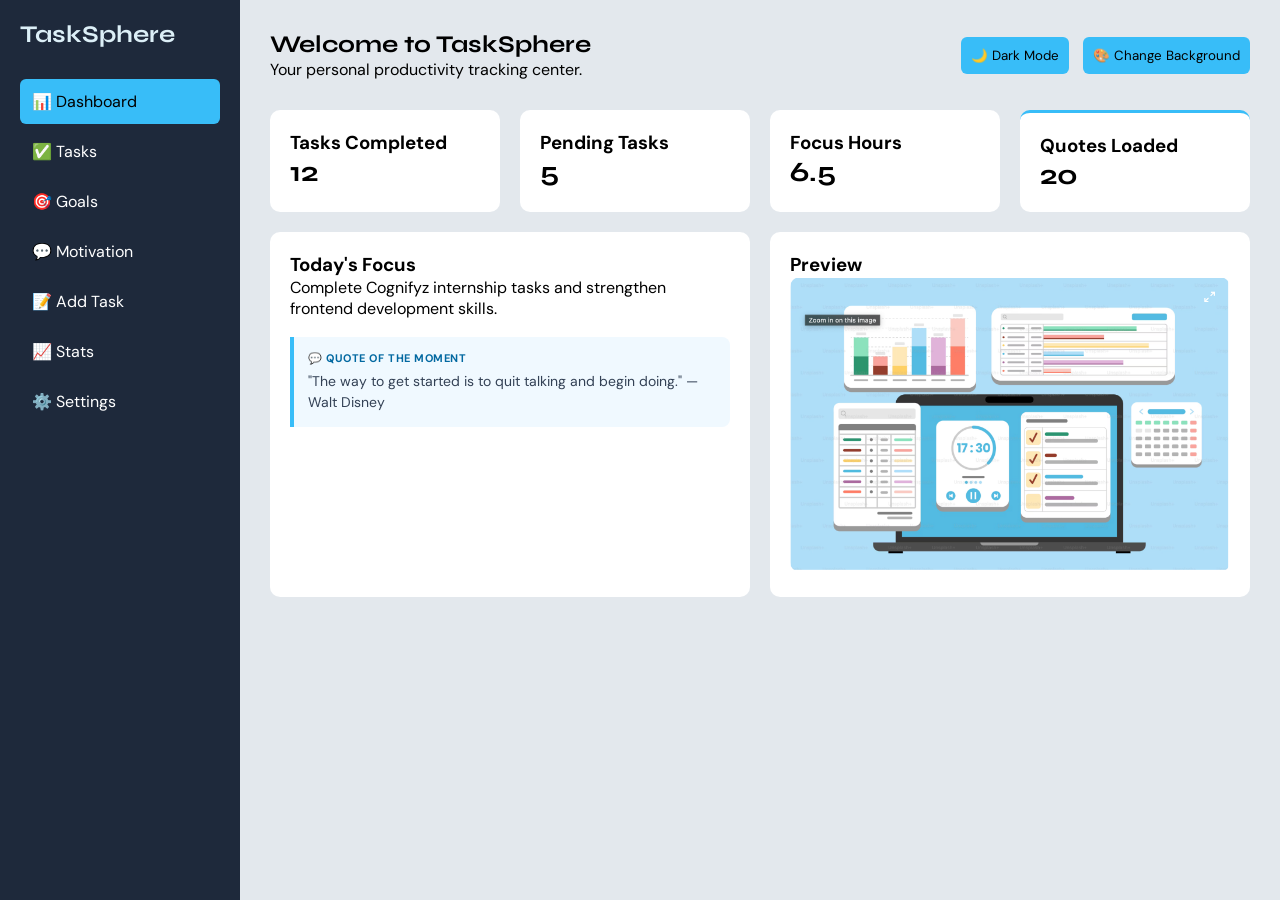
<file: Level-3/Task-6/index.html>
<!doctype html>
<html lang="en">
  <head>
    <meta charset="UTF-8" />
    <meta name="viewport" content="width=device-width, initial-scale=1.0" />
    <title>TaskSphere Dashboard</title>
    <link rel="preconnect" href="https://fonts.googleapis.com" />
    <link rel="preconnect" href="https://fonts.gstatic.com" crossorigin />
    <link
      href="https://fonts.googleapis.com/css2?family=DM+Sans:wght@400;500;700&family=Syne:wght@700;800&display=swap"
      rel="stylesheet"
    />
    <link rel="stylesheet" href="style.css" />
  </head>

  <body>
    <div class="dashboard">
      <!-- Sidebar -->
      <aside class="sidebar">
        <h2 class="logo">TaskSphere</h2>
        <nav class="nav">
          <a href="#" class="active" data-section="dashboard">📊 Dashboard</a>
          <a href="#" data-section="tasks">✅ Tasks</a>
          <a href="#" data-section="goals">🎯 Goals</a>
          <a href="#" data-section="api">💬 Motivation</a>
          <a href="#" data-section="addtask">📝 Add Task</a>
          <a href="#" data-section="stats">📈 Stats</a>
          <a href="#" data-section="settings">⚙️ Settings</a>
        </nav>
      </aside>

      <!-- Main Content -->
      <main class="main-content">
        <!-- DASHBOARD SECTION -->
        <section id="dashboard" class="section active">
          <header class="header">
            <div>
              <h1>Welcome to TaskSphere</h1>
              <p>Your personal productivity tracking center.</p>
            </div>
            <div class="header-buttons">
              <button id="darkModeToggle">🌙 Dark Mode</button>
              <button id="colorChangeBtn">🎨 Change Background</button>
            </div>
          </header>

          <section class="cards">
            <div class="card">
              <h3>Tasks Completed</h3>
              <p class="number" id="dashCompleted">12</p>
            </div>
            <div class="card">
              <h3>Pending Tasks</h3>
              <p class="number" id="dashPending">5</p>
            </div>
            <div class="card">
              <h3>Focus Hours</h3>
              <p class="number">6.5</p>
            </div>
            <div class="card highlight-card">
              <h3>Quotes Loaded</h3>
              <p class="number" id="apiCountDash">—</p>
            </div>
          </section>

          <section class="focus">
            <div class="card large">
              <h3>Today's Focus</h3>
              <p>
                Complete Cognifyz internship tasks and strengthen frontend
                development skills.
              </p>
              <div class="api-preview-box">
                <p class="api-preview-label">💬 Quote of the Moment</p>
                <p id="dashApiPreview" class="api-preview-text">
                  Loading motivational quote...
                </p>
              </div>
            </div>
            <div class="card large">
              <h3>Preview</h3>
              <img src="images/productivity.jpg" alt="Productivity preview" />
            </div>
          </section>
        </section>

        <!-- TASKS SECTION -->
        <section id="tasks" class="section">
          <header class="header">
            <div>
              <h1>Tasks</h1>
              <p>Manage and track your daily tasks.</p>
            </div>
            <div class="header-buttons">
              <button class="dark-btn">🌙 Dark Mode</button>
            </div>
          </header>
          <div class="card large task-input-card">
            <h3>➕ Quick Add Task</h3>
            <div class="task-form">
              <input
                type="text"
                id="taskInput"
                placeholder="Enter a new task..."
              />
              <select id="taskPriority">
                <option value="high">🔴 High</option>
                <option value="medium" selected>🟡 Medium</option>
                <option value="low">🟢 Low</option>
              </select>
              <button id="addTaskBtn">Add Task</button>
            </div>
          </div>
          <div class="focus">
            <div class="card large">
              <h3>📋 Pending Tasks</h3>
              <ul class="task-list" id="pendingList">
                <li class="task-item">
                  <span class="priority-dot high"></span
                  ><span class="task-text"
                    >Finish responsive dashboard layout</span
                  ><button class="complete-btn" onclick="completeTask(this)">
                    ✔
                  </button>
                </li>
                <li class="task-item">
                  <span class="priority-dot medium"></span
                  ><span class="task-text"
                    >Implement JavaScript interactions</span
                  ><button class="complete-btn" onclick="completeTask(this)">
                    ✔
                  </button>
                </li>
                <li class="task-item">
                  <span class="priority-dot low"></span
                  ><span class="task-text">Connect API for dynamic content</span
                  ><button class="complete-btn" onclick="completeTask(this)">
                    ✔
                  </button>
                </li>
                <li class="task-item">
                  <span class="priority-dot high"></span
                  ><span class="task-text">Write project documentation</span
                  ><button class="complete-btn" onclick="completeTask(this)">
                    ✔
                  </button>
                </li>
                <li class="task-item">
                  <span class="priority-dot medium"></span
                  ><span class="task-text">Test on mobile devices</span
                  ><button class="complete-btn" onclick="completeTask(this)">
                    ✔
                  </button>
                </li>
              </ul>
            </div>
            <div class="card large">
              <h3>✅ Completed Tasks</h3>
              <ul class="task-list" id="completedList">
                <li class="task-item completed">
                  <span class="priority-dot low"></span
                  ><span class="task-text"
                    >Set up project folder structure</span
                  >
                </li>
                <li class="task-item completed">
                  <span class="priority-dot medium"></span
                  ><span class="task-text">Create basic HTML page</span>
                </li>
                <li class="task-item completed">
                  <span class="priority-dot high"></span
                  ><span class="task-text">Apply inline CSS styling</span>
                </li>
              </ul>
              <p class="completed-count">3 tasks completed today 🎉</p>
            </div>
          </div>
        </section>

        <!-- GOALS SECTION -->
        <section id="goals" class="section">
          <header class="header">
            <div>
              <h1>Goals</h1>
              <p>Define and monitor your productivity goals.</p>
            </div>
            <div class="header-buttons">
              <button class="dark-btn">🌙 Dark Mode</button>
            </div>
          </header>
          <div class="card large">
            <h3>📅 Weekly Goals — March 2026</h3>
            <div class="goals-grid">
              <div class="goal-item">
                <div class="goal-header">
                  <span>🖥️ Complete all 8 Internship Tasks</span
                  ><span class="goal-percent">50%</span>
                </div>
                <div class="progress-bar">
                  <div
                    class="progress-fill"
                    style="width: 50%; background: #38bdf8"
                  ></div>
                </div>
                <small>4 of 8 tasks done</small>
              </div>
              <div class="goal-item">
                <div class="goal-header">
                  <span>📚 Study JavaScript Daily</span
                  ><span class="goal-percent">71%</span>
                </div>
                <div class="progress-bar">
                  <div
                    class="progress-fill"
                    style="width: 71%; background: #34d399"
                  ></div>
                </div>
                <small>5 of 7 days done</small>
              </div>
              <div class="goal-item">
                <div class="goal-header">
                  <span>🎨 Build 3 UI Projects</span
                  ><span class="goal-percent">33%</span>
                </div>
                <div class="progress-bar">
                  <div
                    class="progress-fill"
                    style="width: 33%; background: #f59e0b"
                  ></div>
                </div>
                <small>1 of 3 projects done</small>
              </div>
              <div class="goal-item">
                <div class="goal-header">
                  <span>⏱️ Log 20 Focus Hours</span
                  ><span class="goal-percent">83%</span>
                </div>
                <div class="progress-bar">
                  <div
                    class="progress-fill"
                    style="width: 83%; background: #a78bfa"
                  ></div>
                </div>
                <small>16.5 of 20 hours logged</small>
              </div>
            </div>
          </div>
          <div class="focus">
            <div class="card large">
              <h3>🏆 Monthly Milestones</h3>
              <ul class="milestone-list">
                <li class="milestone done">
                  ✅ Submit internship offer acceptance
                </li>
                <li class="milestone done">✅ Complete Level 1 tasks</li>
                <li class="milestone done">✅ Complete Level 2 tasks</li>
                <li class="milestone pending">⏳ Complete Level 3 tasks</li>
                <li class="milestone pending">⏳ Complete Level 4 tasks</li>
                <li class="milestone pending">
                  ⏳ Post LinkedIn showcase video
                </li>
              </ul>
            </div>
            <div class="card large">
              <h3>💡 Focus Tip of the Day</h3>
              <div class="tip-box">
                <p id="tipText">
                  "Break your goals into small daily actions. Consistency beats
                  intensity every time."
                </p>
                <button id="newTipBtn">🔄 New Tip</button>
              </div>
            </div>
          </div>
        </section>

        <!-- MOTIVATION / API SECTION -->
        <section id="api" class="section">
          <header class="header">
            <div>
              <h1>💬 Motivation Feed</h1>
              <p>Live quotes fetched from the ZenQuotes API.</p>
            </div>
            <div class="header-buttons">
              <button id="refreshApiBtn">🔄 New Quotes</button>
              <button class="dark-btn">🌙 Dark Mode</button>
            </div>
          </header>
          <div class="card large api-controls-card">
            <div class="api-controls">
              <div class="api-control-group">
                <label>Category</label>
                <select id="apiCategory">
                  <option value="random">🎲 Random Mix</option>
                  <option value="productivity">⚡ Productivity</option>
                  <option value="focus">🎯 Focus</option>
                  <option value="success">🏆 Success</option>
                </select>
              </div>
              <div class="api-control-group">
                <label>Display Style</label>
                <select id="apiDisplayStyle">
                  <option value="cards" selected>🃏 Cards</option>
                  <option value="list">📋 List</option>
                </select>
              </div>
              <button id="fetchApiBtn">⚡ Fetch Quotes</button>
            </div>
            <div class="api-status-bar">
              <span id="apiStatusText">Ready to fetch quotes.</span>
              <span id="apiEndpointDisplay" class="endpoint-badge"
                >https://zenquotes.io/api/quotes</span
              >
            </div>
          </div>
          <div
            class="card large quote-spotlight"
            id="quoteSpotlight"
            style="display: none"
          >
            <div class="spotlight-label">✨ Quote of the Moment</div>
            <p class="spotlight-quote" id="spotlightText"></p>
            <p class="spotlight-author" id="spotlightAuthor"></p>
          </div>
          <div class="card large">
            <div class="api-results-header">
              <h3 id="apiResultsTitle">💬 Quotes Feed</h3>
              <span id="apiResultCount" class="result-count"></span>
            </div>
            <div id="apiLoader" class="api-loader">
              <div class="loader-dots">
                <span></span><span></span><span></span>
              </div>
              <p>Fetching quotes from API...</p>
            </div>
            <div id="apiError" class="api-error" style="display: none">
              <p>
                ⚠️ Could not reach the API. Showing curated offline quotes
                instead.
              </p>
            </div>
            <div id="apiResults" class="api-results-grid"></div>
          </div>
          <div class="focus">
            <div class="card large">
              <h3>ℹ️ About ZenQuotes API</h3>
              <p class="api-info-text">
                ZenQuotes is a free public API returning real motivational
                quotes. No API key required — just <code>fetch()</code> and go.
              </p>
              <div class="api-endpoints-list">
                <div class="endpoint-item">
                  <code>/api/quotes</code> — batch of 50 quotes
                </div>
                <div class="endpoint-item">
                  <code>/api/random</code> — single random quote
                </div>
                <div class="endpoint-item">
                  <code>/api/today</code> — quote of the day
                </div>
              </div>
            </div>
            <div class="card large">
              <h3>📡 Raw JSON Preview</h3>
              <pre id="rawJsonPreview" class="json-preview">
Click "Fetch Quotes" to see the raw JSON response here.</pre
              >
            </div>
          </div>
        </section>

        <!-- ======================== -->
        <!-- ADD TASK FORM SECTION    -->
        <!-- Task 6: Form + Validation-->
        <!-- ======================== -->
        <section id="addtask" class="section">
          <header class="header">
            <div>
              <h1>📝 Add New Task</h1>
              <p>Fill in the details below to create a new task.</p>
            </div>
            <div class="header-buttons">
              <button class="dark-btn">🌙 Dark Mode</button>
            </div>
          </header>

          <div class="form-layout">
            <!-- MAIN FORM CARD -->
            <div class="card large form-card">
              <h3 class="form-title">Task Details</h3>
              <p class="form-subtitle">
                All fields marked <span class="required-star">*</span> are
                required.
              </p>

              <form id="addTaskForm" novalidate>
                <!-- Task Name -->
                <div class="form-group" id="group-taskName">
                  <label class="form-label" for="taskName">
                    Task Name <span class="required-star">*</span>
                  </label>
                  <input
                    type="text"
                    id="taskName"
                    class="form-input"
                    placeholder="e.g. Complete API integration"
                    maxlength="80"
                  />
                  <div class="form-feedback" id="feedback-taskName"></div>
                  <div class="char-counter">
                    <span id="charCount">0</span>/80
                  </div>
                </div>

                <!-- Description -->
                <div class="form-group" id="group-taskDesc">
                  <label class="form-label" for="taskDesc">
                    Description <span class="required-star">*</span>
                  </label>
                  <textarea
                    id="taskDesc"
                    class="form-input form-textarea"
                    placeholder="Describe what this task involves..."
                    rows="4"
                    maxlength="300"
                  ></textarea>
                  <div class="form-feedback" id="feedback-taskDesc"></div>
                  <div class="char-counter">
                    <span id="descCount">0</span>/300
                  </div>
                </div>

                <!-- Two column row: Priority + Category -->
                <div class="form-row">
                  <div class="form-group" id="group-taskPri">
                    <label class="form-label" for="taskPri">
                      Priority <span class="required-star">*</span>
                    </label>
                    <select id="taskPri" class="form-input form-select">
                      <option value="">— Select priority —</option>
                      <option value="high">🔴 High</option>
                      <option value="medium">🟡 Medium</option>
                      <option value="low">🟢 Low</option>
                    </select>
                    <div class="form-feedback" id="feedback-taskPri"></div>
                  </div>

                  <div class="form-group" id="group-taskCat">
                    <label class="form-label" for="taskCat">Category</label>
                    <select id="taskCat" class="form-input form-select">
                      <option value="general">📁 General</option>
                      <option value="internship">💼 Internship</option>
                      <option value="learning">📚 Learning</option>
                      <option value="personal">🙋 Personal</option>
                      <option value="design">🎨 Design</option>
                      <option value="coding">💻 Coding</option>
                    </select>
                  </div>
                </div>

                <!-- Two column row: Due Date + Estimated Time -->
                <div class="form-row">
                  <div class="form-group" id="group-taskDue">
                    <label class="form-label" for="taskDue">
                      Due Date <span class="required-star">*</span>
                    </label>
                    <input type="date" id="taskDue" class="form-input" />
                    <div class="form-feedback" id="feedback-taskDue"></div>
                  </div>

                  <div class="form-group">
                    <label class="form-label" for="taskTime"
                      >Estimated Time</label
                    >
                    <select id="taskTime" class="form-input form-select">
                      <option value="">— Select —</option>
                      <option value="15">15 minutes</option>
                      <option value="30">30 minutes</option>
                      <option value="60">1 hour</option>
                      <option value="120">2 hours</option>
                      <option value="180">3+ hours</option>
                    </select>
                  </div>
                </div>

                <!-- Assigned To -->
                <div class="form-group" id="group-taskAssign">
                  <label class="form-label" for="taskAssign">
                    Assigned To <span class="required-star">*</span>
                  </label>
                  <input
                    type="text"
                    id="taskAssign"
                    class="form-input"
                    placeholder="e.g. Your name"
                  />
                  <div class="form-feedback" id="feedback-taskAssign"></div>
                </div>

                <!-- Email Notification -->
                <div class="form-group" id="group-taskEmail">
                  <label class="form-label" for="taskEmail">
                    Notification Email <span class="required-star">*</span>
                  </label>
                  <input
                    type="email"
                    id="taskEmail"
                    class="form-input"
                    placeholder="e.g. you@email.com"
                  />
                  <div class="form-feedback" id="feedback-taskEmail"></div>
                </div>

                <!-- Notes (optional) -->
                <div class="form-group">
                  <label class="form-label" for="taskNotes"
                    >Additional Notes
                    <span class="optional-tag">optional</span></label
                  >
                  <textarea
                    id="taskNotes"
                    class="form-input form-textarea"
                    placeholder="Any extra notes or references..."
                    rows="3"
                  ></textarea>
                </div>

                <!-- Reminder Toggle -->
                <div class="form-group form-toggle-group">
                  <span class="form-label">Set Reminder</span>
                  <label class="toggle-switch">
                    <input type="checkbox" id="taskReminder" />
                    <span class="toggle-slider"></span>
                  </label>
                  <span class="toggle-hint" id="reminderHint">Off</span>
                </div>

                <!-- Form Buttons -->
                <div class="form-actions">
                  <button type="button" id="resetFormBtn" class="btn-secondary">
                    🗑️ Clear Form
                  </button>
                  <button type="submit" id="submitFormBtn" class="btn-primary">
                    ➕ Add Task
                  </button>
                </div>
              </form>
            </div>

            <!-- SIDE PANEL -->
            <div class="form-side">
              <!-- Live Preview Card -->
              <div class="card large">
                <h3>👁️ Live Preview</h3>
                <p class="preview-hint">Updates as you fill in the form.</p>
                <div class="preview-card" id="livePreview">
                  <div class="preview-empty">
                    Start filling the form to see a preview...
                  </div>
                </div>
              </div>

              <!-- Validation Checklist -->
              <div class="card large">
                <h3>✅ Form Checklist</h3>
                <ul class="checklist">
                  <li class="check-item" id="check-taskName">
                    <span class="check-icon">○</span> Task name entered
                  </li>
                  <li class="check-item" id="check-taskDesc">
                    <span class="check-icon">○</span> Description added
                  </li>
                  <li class="check-item" id="check-taskPri">
                    <span class="check-icon">○</span> Priority selected
                  </li>
                  <li class="check-item" id="check-taskDue">
                    <span class="check-icon">○</span> Due date set
                  </li>
                  <li class="check-item" id="check-taskAssign">
                    <span class="check-icon">○</span> Assigned to someone
                  </li>
                  <li class="check-item" id="check-taskEmail">
                    <span class="check-icon">○</span> Valid email entered
                  </li>
                </ul>
              </div>

              <!-- Tips Card -->
              <div class="card large form-tips-card">
                <h3>💡 Tips</h3>
                <ul class="tips-list">
                  <li>Keep task names short and action-oriented.</li>
                  <li>Set realistic due dates to avoid overload.</li>
                  <li>High priority tasks should be done first.</li>
                  <li>Add notes for context you might forget later.</li>
                </ul>
              </div>
            </div>
          </div>

          <!-- SUCCESS TOAST -->
          <div id="successToast" class="toast" style="display: none">
            <span class="toast-icon">🎉</span>
            <div>
              <strong>Task Added!</strong>
              <p id="toastTaskName"></p>
            </div>
            <button class="toast-close" onclick="closeToast()">✕</button>
          </div>
        </section>

        <!-- STATS SECTION -->
        <section id="stats" class="section">
          <header class="header">
            <div>
              <h1>Statistics</h1>
              <p>View your productivity insights.</p>
            </div>
            <div class="header-buttons">
              <button class="dark-btn">🌙 Dark Mode</button>
            </div>
          </header>
          <section class="cards">
            <div class="card">
              <h3>Total Tasks</h3>
              <p class="number">17</p>
            </div>
            <div class="card">
              <h3>Completed</h3>
              <p class="number">12</p>
            </div>
            <div class="card">
              <h3>Completion Rate</h3>
              <p class="number">70%</p>
            </div>
          </section>
          <div class="focus">
            <div class="card large">
              <h3>📆 Weekly Activity</h3>
              <div class="week-chart">
                <div class="day-bar-wrap">
                  <div class="day-bar" style="height: 40%"></div>
                  <span>Mon</span>
                </div>
                <div class="day-bar-wrap">
                  <div class="day-bar" style="height: 70%"></div>
                  <span>Tue</span>
                </div>
                <div class="day-bar-wrap">
                  <div class="day-bar" style="height: 55%"></div>
                  <span>Wed</span>
                </div>
                <div class="day-bar-wrap">
                  <div class="day-bar" style="height: 90%"></div>
                  <span>Thu</span>
                </div>
                <div class="day-bar-wrap">
                  <div class="day-bar" style="height: 60%"></div>
                  <span>Fri</span>
                </div>
                <div class="day-bar-wrap">
                  <div class="day-bar" style="height: 30%"></div>
                  <span>Sat</span>
                </div>
                <div class="day-bar-wrap">
                  <div class="day-bar" style="height: 20%"></div>
                  <span>Sun</span>
                </div>
              </div>
            </div>
            <div class="card large">
              <h3>📊 Task Breakdown</h3>
              <ul class="breakdown-list">
                <li>
                  <span>✅ Completed</span>
                  <div class="breakdown-bar">
                    <div
                      class="breakdown-fill"
                      style="width: 70%; background: #34d399"
                    ></div>
                  </div>
                  <span>12</span>
                </li>
                <li>
                  <span>⏳ Pending</span>
                  <div class="breakdown-bar">
                    <div
                      class="breakdown-fill"
                      style="width: 29%; background: #f59e0b"
                    ></div>
                  </div>
                  <span>5</span>
                </li>
                <li>
                  <span>🔴 High Priority</span>
                  <div class="breakdown-bar">
                    <div
                      class="breakdown-fill"
                      style="width: 35%; background: #f87171"
                    ></div>
                  </div>
                  <span>6</span>
                </li>
                <li>
                  <span>🟡 Medium Priority</span>
                  <div class="breakdown-bar">
                    <div
                      class="breakdown-fill"
                      style="width: 47%; background: #fbbf24"
                    ></div>
                  </div>
                  <span>8</span>
                </li>
                <li>
                  <span>🟢 Low Priority</span>
                  <div class="breakdown-bar">
                    <div
                      class="breakdown-fill"
                      style="width: 18%; background: #6ee7b7"
                    ></div>
                  </div>
                  <span>3</span>
                </li>
              </ul>
            </div>
          </div>
          <div class="card large">
            <h3>⏱️ Focus Hours This Week</h3>
            <div class="focus-hours-grid">
              <div class="hour-block filled">Mon<br />1.5h</div>
              <div class="hour-block filled">Tue<br />2h</div>
              <div class="hour-block filled">Wed<br />1h</div>
              <div class="hour-block filled">Thu<br />2h</div>
              <div class="hour-block partial">Fri<br />0.5h</div>
              <div class="hour-block empty">Sat<br />—</div>
              <div class="hour-block empty">Sun<br />—</div>
            </div>
          </div>
        </section>

        <!-- SETTINGS SECTION -->
        <section id="settings" class="section">
          <header class="header">
            <div>
              <h1>Settings</h1>
              <p>Customize your TaskSphere experience.</p>
            </div>
            <div class="header-buttons">
              <button class="dark-btn">🌙 Dark Mode</button>
            </div>
          </header>
          <div class="focus">
            <div class="card large">
              <h3>🎨 Appearance</h3>
              <div class="settings-group">
                <div class="setting-row">
                  <label>Dark Mode</label
                  ><label class="toggle-switch"
                    ><input type="checkbox" id="darkToggleSetting" /><span
                      class="toggle-slider"
                    ></span
                  ></label>
                </div>
                <div class="setting-row">
                  <label>Background Color</label>
                  <div class="color-swatches">
                    <span
                      class="swatch"
                      style="background: #e3e8ed"
                      onclick="setBg('#e3e8ed')"
                    ></span>
                    <span
                      class="swatch"
                      style="background: #fef3c7"
                      onclick="setBg('#fef3c7')"
                    ></span>
                    <span
                      class="swatch"
                      style="background: #d1fae5"
                      onclick="setBg('#d1fae5')"
                    ></span>
                    <span
                      class="swatch"
                      style="background: #fee2e2"
                      onclick="setBg('#fee2e2')"
                    ></span>
                    <span
                      class="swatch"
                      style="background: #e0f2fe"
                      onclick="setBg('#e0f2fe')"
                    ></span>
                    <span
                      class="swatch"
                      style="background: #ede9fe"
                      onclick="setBg('#ede9fe')"
                    ></span>
                  </div>
                </div>
                <div class="setting-row">
                  <label>Font Size</label
                  ><select
                    id="fontSizeSetting"
                    onchange="changeFontSize(this.value)"
                  >
                    <option value="14px">Small</option>
                    <option value="16px" selected>Medium</option>
                    <option value="18px">Large</option>
                  </select>
                </div>
              </div>
            </div>
            <div class="card large">
              <h3>👤 Profile</h3>
              <div class="settings-group">
                <div class="setting-row column">
                  <label>Display Name</label
                  ><input
                    type="text"
                    class="settings-input"
                    value="Intern User"
                  />
                </div>
                <div class="setting-row column">
                  <label>Email</label
                  ><input
                    type="email"
                    class="settings-input"
                    placeholder="your@email.com"
                  />
                </div>
                <div class="setting-row column">
                  <label>Role</label
                  ><input
                    type="text"
                    class="settings-input"
                    value="Frontend Intern @ Cognifyz"
                  />
                </div>
                <button class="save-btn" id="saveProfileBtn">
                  💾 Save Profile
                </button>
              </div>
            </div>
          </div>
          <div class="focus">
            <div class="card large">
              <h3>🔔 Notifications</h3>
              <div class="settings-group">
                <div class="setting-row">
                  <label>Daily Reminders</label
                  ><label class="toggle-switch"
                    ><input type="checkbox" checked /><span
                      class="toggle-slider"
                    ></span
                  ></label>
                </div>
                <div class="setting-row">
                  <label>Goal Alerts</label
                  ><label class="toggle-switch"
                    ><input type="checkbox" checked /><span
                      class="toggle-slider"
                    ></span
                  ></label>
                </div>
                <div class="setting-row">
                  <label>Weekly Summary</label
                  ><label class="toggle-switch"
                    ><input type="checkbox" /><span class="toggle-slider"></span
                  ></label>
                </div>
              </div>
            </div>
            <div class="card large">
              <h3>🛠️ Data & Reset</h3>
              <div class="settings-group">
                <p style="font-size: 14px; margin-bottom: 15px; opacity: 0.8">
                  Manage your dashboard data and preferences.
                </p>
                <button class="save-btn">📤 Export Data</button>
                <button
                  class="reset-btn"
                  style="margin-top: 10px"
                  onclick="if (confirm('Reset all data?')) location.reload();"
                >
                  🔄 Reset Dashboard
                </button>
              </div>
            </div>
          </div>
        </section>
      </main>
    </div>

    <script src="script.js"></script>
  </body>
</html>
</file>
<file: Level-2/Task-3/style.css>
/* Reset */
* {
  margin: 0;
  padding: 0;
  box-sizing: border-box;
}

/* Body */
body {
  font-family: Arial, sans-serif;
  background-color: #e3e8ed;
}

/* Dashboard Layout */
.dashboard {
  display: flex;
  min-height: 100vh;
}

/* Sidebar */
.sidebar {
  width: 240px;
  background-color: #1e293b;
  color: white;
  padding: 20px;
}

.logo {
  margin-bottom: 30px;
  font-size: 24px;
  font-weight: bold;
  letter-spacing: 1px;
  color: #dceff7;
}

.nav a {
  display: block;
  color: white;
  text-decoration: none;
  padding: 10px 0;
}

.nav a:hover {
  color: #38bdf8;
}

/* Main Content */
.main-content {
  flex: 1;
  padding: 30px;
}

/* Header */
.header {
  margin-bottom: 30px;
}

/* Cards grid */
.cards {
  display: flex;
  gap: 20px;
  margin-bottom: 30px;
}

.card {
  background: white;
  padding: 20px;
  border-radius: 8px;
  flex: 1;
}

.large {
  margin-bottom: 20px;
}

.number {
  font-size: 28px;
  font-weight: bold;
  margin-top: 10px;
}

/* Focus section */
.focus {
  display: flex;
  gap: 20px;
}

.focus img {
  width: 100%;
  border-radius: 8px;
}

/* Tasks */
.tasks ul {
  margin-top: 10px;
  padding-left: 20px;
}

/* Responsive */

/* Tablet */
@media (max-width: 900px) {
  .cards {
    flex-direction: column;
  }

  .focus {
    flex-direction: column;
  }
}

/* Mobile */
@media (max-width: 600px) {
  .dashboard {
    flex-direction: column;
  }

  .sidebar {
    width: 100%;
  }
}
</file>
<file: Level-2/Task-4/style.css>
/* RESET */
* {
  margin: 0;
  padding: 0;
  box-sizing: border-box;
}

/* BODY */
body {
  font-family: Arial, sans-serif;
  background-color: #e3e8ed;
  background-color: var(--bg-color, #e3e8ed);
  transition: background-color 0.3s;
}

/* DASHBOARD LAYOUT */
.dashboard {
  display: flex;
  min-height: 100vh;
}

/* SIDEBAR */
.sidebar {
  width: 240px;
  background-color: #1e293b;
  color: white;
  padding: 20px;
}

.logo {
  font-size: 24px;
  margin-bottom: 30px;
  color: #dceff7;
}

.nav a {
  display: block;
  color: white;
  text-decoration: none;
  padding: 12px;
  border-radius: 6px;
  margin-bottom: 5px;
}

.nav a:hover {
  background-color: #334155;
}

.nav a.active {
  background-color: #38bdf8;
  color: black;
}

/* MAIN CONTENT */
.main-content {
  flex: 1;
  padding: 30px;
}

/* HEADER */
.header {
  display: flex;
  justify-content: space-between;
  align-items: center;
  margin-bottom: 30px;
}

.header-buttons button {
  padding: 10px;
  border: none;
  margin-left: 10px;
  border-radius: 6px;
  cursor: pointer;
  background-color: #38bdf8;
}

.header-buttons button:hover {
  background-color: #0ea5e9;
}

/* CARDS */
.cards {
  display: flex;
  gap: 20px;
  margin-bottom: 20px;
}

.card {
  background: white;
  padding: 20px;
  border-radius: 10px;
  flex: 1;
}

.large {
  margin-bottom: 20px;
}

.number {
  font-size: 28px;
  font-weight: bold;
}

/* FOCUS */
.focus {
  display: flex;
  gap: 20px;
}

.focus img {
  width: 100%;
  border-radius: 10px;
}

/* SECTIONS */
.section {
  display: none;
}

.section.active {
  display: block;
}

/* ===================== */
/* TASKS SECTION STYLES  */
/* ===================== */

.task-input-card .task-form {
  display: flex;
  gap: 10px;
  margin-top: 15px;
  flex-wrap: wrap;
}

.task-form input[type="text"] {
  flex: 1;
  padding: 10px 14px;
  border: 1px solid #cbd5e1;
  border-radius: 6px;
  font-size: 14px;
  outline: none;
  min-width: 180px;
}

.task-form input[type="text"]:focus {
  border-color: #38bdf8;
}

.task-form select {
  padding: 10px;
  border: 1px solid #cbd5e1;
  border-radius: 6px;
  font-size: 14px;
  outline: none;
  cursor: pointer;
}

.task-form button {
  padding: 10px 18px;
  background-color: #38bdf8;
  border: none;
  border-radius: 6px;
  cursor: pointer;
  font-weight: bold;
}

.task-form button:hover {
  background-color: #0ea5e9;
}

.task-list {
  list-style: none;
  margin-top: 12px;
}

.task-item {
  display: flex;
  align-items: center;
  gap: 10px;
  padding: 10px 0;
  border-bottom: 1px solid #f1f5f9;
  font-size: 14px;
}

.task-item:last-child {
  border-bottom: none;
}

.task-text {
  flex: 1;
}

.task-item.completed .task-text {
  text-decoration: line-through;
  opacity: 0.5;
}

.priority-dot {
  width: 10px;
  height: 10px;
  border-radius: 50%;
  flex-shrink: 0;
}

.priority-dot.high {
  background-color: #f87171;
}
.priority-dot.medium {
  background-color: #fbbf24;
}
.priority-dot.low {
  background-color: #34d399;
}

.complete-btn {
  background: #e0f2fe;
  border: none;
  border-radius: 4px;
  padding: 4px 8px;
  cursor: pointer;
  font-size: 12px;
  color: #0369a1;
}

.complete-btn:hover {
  background-color: #38bdf8;
  color: white;
}

.completed-count {
  margin-top: 15px;
  font-size: 13px;
  color: #64748b;
  font-style: italic;
}

/* ===================== */
/* GOALS SECTION STYLES  */
/* ===================== */

.goals-grid {
  display: flex;
  flex-direction: column;
  gap: 18px;
  margin-top: 15px;
}

.goal-item {
  display: flex;
  flex-direction: column;
  gap: 6px;
}

.goal-header {
  display: flex;
  justify-content: space-between;
  font-size: 14px;
}

.goal-percent {
  font-weight: bold;
  color: #38bdf8;
}

.progress-bar {
  width: 100%;
  height: 10px;
  background-color: #e2e8f0;
  border-radius: 10px;
  overflow: hidden;
}

.progress-fill {
  height: 100%;
  border-radius: 10px;
  transition: width 0.6s ease;
}

.goal-item small {
  font-size: 12px;
  color: #64748b;
}

.milestone-list {
  list-style: none;
  margin-top: 12px;
  display: flex;
  flex-direction: column;
  gap: 10px;
}

.milestone {
  font-size: 14px;
  padding: 8px 12px;
  border-radius: 6px;
  background-color: #f8fafc;
}

.milestone.done {
  background-color: #f0fdf4;
  color: #166534;
}

.milestone.pending {
  background-color: #fefce8;
  color: #854d0e;
}

.tip-box {
  margin-top: 15px;
  background: #f0f9ff;
  border-left: 4px solid #38bdf8;
  padding: 15px;
  border-radius: 0 8px 8px 0;
}

.tip-box p {
  font-size: 14px;
  font-style: italic;
  margin-bottom: 12px;
  color: #334155;
  line-height: 1.6;
}

.tip-box button {
  padding: 8px 14px;
  background-color: #38bdf8;
  border: none;
  border-radius: 6px;
  cursor: pointer;
  font-size: 13px;
}

.tip-box button:hover {
  background-color: #0ea5e9;
}

/* ===================== */
/* STATS SECTION STYLES  */
/* ===================== */

.week-chart {
  display: flex;
  align-items: flex-end;
  gap: 10px;
  height: 150px;
  margin-top: 20px;
  padding-bottom: 5px;
}

.day-bar-wrap {
  flex: 1;
  display: flex;
  flex-direction: column;
  align-items: center;
  gap: 6px;
  height: 100%;
  justify-content: flex-end;
}

.day-bar {
  width: 100%;
  background-color: #38bdf8;
  border-radius: 4px 4px 0 0;
  transition: height 0.5s ease;
}

.day-bar-wrap span {
  font-size: 11px;
  color: #64748b;
}

.breakdown-list {
  list-style: none;
  margin-top: 15px;
  display: flex;
  flex-direction: column;
  gap: 12px;
}

.breakdown-list li {
  display: flex;
  align-items: center;
  gap: 10px;
  font-size: 13px;
}

.breakdown-list li span:first-child {
  width: 120px;
  flex-shrink: 0;
}

.breakdown-list li span:last-child {
  width: 20px;
  text-align: right;
  font-weight: bold;
}

.breakdown-bar {
  flex: 1;
  height: 8px;
  background-color: #e2e8f0;
  border-radius: 10px;
  overflow: hidden;
}

.breakdown-fill {
  height: 100%;
  border-radius: 10px;
}

.focus-hours-grid {
  display: flex;
  gap: 10px;
  margin-top: 15px;
  flex-wrap: wrap;
}

.hour-block {
  flex: 1;
  min-width: 80px;
  padding: 14px 10px;
  border-radius: 8px;
  text-align: center;
  font-size: 13px;
  font-weight: bold;
  line-height: 1.6;
}

.hour-block.filled {
  background-color: #bfdbfe;
  color: #1e40af;
}
.hour-block.partial {
  background-color: #fef9c3;
  color: #92400e;
}
.hour-block.empty {
  background-color: #f1f5f9;
  color: #94a3b8;
}

/* ======================== */
/* SETTINGS SECTION STYLES  */
/* ======================== */

.settings-group {
  margin-top: 15px;
  display: flex;
  flex-direction: column;
  gap: 14px;
}

.setting-row {
  display: flex;
  justify-content: space-between;
  align-items: center;
  font-size: 14px;
}

.setting-row.column {
  flex-direction: column;
  align-items: flex-start;
  gap: 6px;
}

.settings-input {
  width: 100%;
  padding: 9px 12px;
  border: 1px solid #cbd5e1;
  border-radius: 6px;
  font-size: 14px;
  outline: none;
}

.settings-input:focus {
  border-color: #38bdf8;
}

.settings-group select {
  padding: 8px 12px;
  border: 1px solid #cbd5e1;
  border-radius: 6px;
  font-size: 14px;
  cursor: pointer;
  outline: none;
}

.color-swatches {
  display: flex;
  gap: 8px;
}

.swatch {
  width: 26px;
  height: 26px;
  border-radius: 50%;
  cursor: pointer;
  border: 2px solid #cbd5e1;
  transition: transform 0.2s;
}

.swatch:hover {
  transform: scale(1.2);
  border-color: #38bdf8;
}

/* Toggle Switch */
.toggle-switch {
  position: relative;
  display: inline-block;
  width: 44px;
  height: 24px;
  cursor: pointer;
}

.toggle-switch input {
  opacity: 0;
  width: 0;
  height: 0;
}

.toggle-slider {
  position: absolute;
  top: 0;
  left: 0;
  right: 0;
  bottom: 0;
  background-color: #cbd5e1;
  border-radius: 24px;
  transition: 0.3s;
}

.toggle-slider:before {
  content: "";
  position: absolute;
  width: 18px;
  height: 18px;
  left: 3px;
  bottom: 3px;
  background-color: white;
  border-radius: 50%;
  transition: 0.3s;
}

.toggle-switch input:checked + .toggle-slider {
  background-color: #38bdf8;
}

.toggle-switch input:checked + .toggle-slider:before {
  transform: translateX(20px);
}

.save-btn {
  padding: 10px 18px;
  background-color: #38bdf8;
  border: none;
  border-radius: 6px;
  cursor: pointer;
  font-weight: bold;
  font-size: 14px;
  width: 100%;
}

.save-btn:hover {
  background-color: #0ea5e9;
}

.reset-btn {
  padding: 10px 18px;
  background-color: #fee2e2;
  border: none;
  border-radius: 6px;
  cursor: pointer;
  font-weight: bold;
  font-size: 14px;
  color: #b91c1c;
  width: 100%;
}

.reset-btn:hover {
  background-color: #fca5a5;
}

/* ===================== */
/* DARK MODE              */
/* ===================== */
.dark-mode {
  background-color: #0f172a;
  color: white;
}

.dark-mode .card {
  background-color: #1e293b;
  color: white;
}

.dark-mode .task-form input[type="text"],
.dark-mode .settings-input,
.dark-mode .settings-group select,
.dark-mode .task-form select {
  background-color: #334155;
  color: white;
  border-color: #475569;
}

.dark-mode .task-item {
  border-color: #334155;
}

.dark-mode .progress-bar,
.dark-mode .breakdown-bar {
  background-color: #334155;
}

.dark-mode .milestone {
  background-color: #1e293b;
}

.dark-mode .milestone.done {
  background-color: #14532d;
  color: #86efac;
}
.dark-mode .milestone.pending {
  background-color: #422006;
  color: #fde68a;
}

.dark-mode .tip-box {
  background-color: #1e293b;
}

.dark-mode .tip-box p {
  color: #e2e8f0;
}

.dark-mode .hour-block.filled {
  background-color: #1e3a5f;
  color: #93c5fd;
}
.dark-mode .hour-block.partial {
  background-color: #422006;
  color: #fde68a;
}
.dark-mode .hour-block.empty {
  background-color: #1e293b;
  color: #475569;
}

.dark-mode .complete-btn {
  background-color: #334155;
  color: #7dd3fc;
}

/* ===================== */
/* RESPONSIVE             */
/* ===================== */
@media (max-width: 900px) {
  .cards,
  .focus {
    flex-direction: column;
  }

  .week-chart {
    height: 120px;
  }
}

@media (max-width: 600px) {
  .dashboard {
    flex-direction: column;
  }

  .sidebar {
    width: 100%;
  }

  .header {
    flex-direction: column;
    align-items: flex-start;
    gap: 15px;
  }

  .task-form {
    flex-direction: column;
  }

  .focus-hours-grid {
    gap: 6px;
  }
}
</file>
<file: Level-3/Task-5/style.css>
/* RESET */
* {
  margin: 0;
  padding: 0;
  box-sizing: border-box;
}

/* BODY */
body {
  font-family: "DM Sans", Arial, sans-serif;
  background-color: #e3e8ed;
  transition: background-color 0.3s;
}

/* DASHBOARD LAYOUT */
.dashboard {
  display: flex;
  min-height: 100vh;
}

/* SIDEBAR */
.sidebar {
  width: 240px;
  background-color: #1e293b;
  color: white;
  padding: 20px;
}

.logo {
  font-family: "Syne", sans-serif;
  font-size: 24px;
  margin-bottom: 30px;
  color: #dceff7;
}

.nav a {
  display: block;
  color: white;
  text-decoration: none;
  padding: 12px;
  border-radius: 6px;
  margin-bottom: 5px;
  transition: background-color 0.2s;
}

.nav a:hover {
  background-color: #334155;
}
.nav a.active {
  background-color: #38bdf8;
  color: black;
}

/* MAIN CONTENT */
.main-content {
  flex: 1;
  padding: 30px;
}

/* HEADER */
.header {
  display: flex;
  justify-content: space-between;
  align-items: center;
  margin-bottom: 30px;
}

.header h1 {
  font-family: "Syne", sans-serif;
}

.header-buttons button {
  padding: 10px;
  border: none;
  margin-left: 10px;
  border-radius: 6px;
  cursor: pointer;
  background-color: #38bdf8;
  font-family: "DM Sans", sans-serif;
  transition: background-color 0.2s;
}

.header-buttons button:hover {
  background-color: #0ea5e9;
}

/* CARDS */
.cards {
  display: flex;
  gap: 20px;
  margin-bottom: 20px;
}

.card {
  background: white;
  padding: 20px;
  border-radius: 10px;
  flex: 1;
}

.large {
  margin-bottom: 20px;
}

.number {
  font-size: 28px;
  font-weight: bold;
  font-family: "Syne", sans-serif;
}

.highlight-card {
  border-top: 3px solid #38bdf8;
}

/* FOCUS */
.focus {
  display: flex;
  gap: 20px;
}

.focus img {
  width: 100%;
  border-radius: 10px;
}

/* SECTIONS */
.section {
  display: none;
}
.section.active {
  display: block;
}

/* API Preview on Dashboard */
.api-preview-box {
  margin-top: 18px;
  background: #f0f9ff;
  border-left: 4px solid #38bdf8;
  border-radius: 0 8px 8px 0;
  padding: 14px;
}

.api-preview-label {
  font-size: 11px;
  font-weight: bold;
  color: #0369a1;
  text-transform: uppercase;
  letter-spacing: 0.05em;
  margin-bottom: 6px;
}

.api-preview-text {
  font-size: 14px;
  color: #334155;
  line-height: 1.5;
}

/* ======================== */
/* API SECTION              */
/* ======================== */

.api-controls-card {
  padding-bottom: 0;
}

.api-controls {
  display: flex;
  gap: 15px;
  align-items: flex-end;
  flex-wrap: wrap;
  padding-bottom: 15px;
}

.api-control-group {
  display: flex;
  flex-direction: column;
  gap: 6px;
}

.api-control-group label {
  font-size: 12px;
  font-weight: bold;
  color: #64748b;
  text-transform: uppercase;
  letter-spacing: 0.05em;
}

.api-control-group select {
  padding: 9px 14px;
  border: 1px solid #cbd5e1;
  border-radius: 6px;
  font-size: 14px;
  font-family: "DM Sans", sans-serif;
  outline: none;
  cursor: pointer;
  background: white;
  min-width: 160px;
}

.api-control-group select:focus {
  border-color: #38bdf8;
}

#fetchApiBtn {
  padding: 10px 20px;
  background-color: #1e293b;
  color: white;
  border: none;
  border-radius: 6px;
  cursor: pointer;
  font-weight: bold;
  font-family: "DM Sans", sans-serif;
  font-size: 14px;
  transition: background-color 0.2s;
}

#fetchApiBtn:hover {
  background-color: #334155;
}

.api-status-bar {
  display: flex;
  justify-content: space-between;
  align-items: center;
  background: #f8fafc;
  border-top: 1px solid #e2e8f0;
  padding: 10px 20px;
  margin: 0 -20px;
  border-radius: 0 0 10px 10px;
  flex-wrap: wrap;
  gap: 8px;
}

#apiStatusText {
  font-size: 13px;
  color: #64748b;
}

.endpoint-badge {
  font-size: 11px;
  font-family: "Courier New", monospace;
  background: #e0f2fe;
  color: #0369a1;
  padding: 4px 10px;
  border-radius: 20px;
}

/* Results Header */
.api-results-header {
  display: flex;
  justify-content: space-between;
  align-items: center;
  margin-bottom: 16px;
}

.result-count {
  font-size: 13px;
  background: #e0f2fe;
  color: #0369a1;
  padding: 4px 10px;
  border-radius: 20px;
  font-weight: bold;
}

/* Loader */
.api-loader {
  display: none;
  flex-direction: column;
  align-items: center;
  gap: 12px;
  padding: 40px 0;
  color: #64748b;
  font-size: 14px;
}

.api-loader.visible {
  display: flex;
}

.loader-dots {
  display: flex;
  gap: 8px;
}

.loader-dots span {
  width: 10px;
  height: 10px;
  background: #38bdf8;
  border-radius: 50%;
  animation: bounce 0.8s infinite alternate;
}

.loader-dots span:nth-child(2) {
  animation-delay: 0.2s;
}
.loader-dots span:nth-child(3) {
  animation-delay: 0.4s;
}

@keyframes bounce {
  from {
    transform: translateY(0);
    opacity: 0.5;
  }
  to {
    transform: translateY(-10px);
    opacity: 1;
  }
}

/* Error */
.api-error {
  background: #fee2e2;
  color: #b91c1c;
  padding: 16px;
  border-radius: 8px;
  font-size: 14px;
}

/* Results Grid */
.api-results-grid {
  display: grid;
  grid-template-columns: repeat(auto-fill, minmax(280px, 1fr));
  gap: 14px;
  margin-top: 4px;
}

/* Quote Spotlight */
.quote-spotlight {
  background: linear-gradient(135deg, #1e293b 0%, #0f4c75 100%);
  color: white;
  margin-bottom: 20px;
  position: relative;
  overflow: hidden;
}

.quote-spotlight::before {
  content: '"';
  position: absolute;
  top: -20px;
  left: 20px;
  font-size: 120px;
  color: rgba(56, 189, 248, 0.15);
  font-family: "Syne", sans-serif;
  line-height: 1;
}

.spotlight-label {
  font-size: 11px;
  font-weight: bold;
  color: #38bdf8;
  text-transform: uppercase;
  letter-spacing: 0.1em;
  margin-bottom: 12px;
}

.spotlight-quote {
  font-size: 20px;
  font-style: italic;
  line-height: 1.6;
  color: #f1f5f9;
  margin-bottom: 12px;
  position: relative;
  z-index: 1;
}

.spotlight-author {
  font-size: 14px;
  color: #38bdf8;
  font-weight: bold;
}

/* Quote Card */
.api-card.quote-card {
  position: relative;
  overflow: hidden;
  border-left: 4px solid #38bdf8;
  background: #f8fafc;
}

.api-card.quote-card::before {
  content: '"';
  position: absolute;
  top: -8px;
  right: 12px;
  font-size: 60px;
  color: rgba(56, 189, 248, 0.12);
  font-family: "Syne", sans-serif;
  line-height: 1;
}

.quote-text {
  font-size: 14px;
  font-style: italic;
  color: #334155;
  line-height: 1.6;
  margin-bottom: 12px;
}

.quote-author {
  font-size: 13px;
  font-weight: bold;
  color: #0369a1;
}

.quote-tag {
  display: inline-block;
  font-size: 11px;
  background: #e0f2fe;
  color: #0369a1;
  padding: 2px 8px;
  border-radius: 20px;
  margin-top: 8px;
}

/* List style for quotes */
.api-results-grid.list-style {
  grid-template-columns: 1fr;
}

.api-results-grid.list-style .api-card.quote-card {
  display: flex;
  align-items: flex-start;
  gap: 14px;
  border-left: none;
  border-bottom: 1px solid #e2e8f0;
  border-radius: 0;
  background: transparent;
  padding: 14px 0;
}

.api-results-grid.list-style .api-card.quote-card::before {
  display: none;
}

.api-results-grid.list-style .api-card.quote-card:first-child {
  padding-top: 0;
}
.api-results-grid.list-style .api-card.quote-card:last-child {
  border-bottom: none;
}

.list-number {
  width: 28px;
  height: 28px;
  background: #38bdf8;
  color: white;
  border-radius: 50%;
  display: flex;
  align-items: center;
  justify-content: center;
  font-size: 12px;
  font-weight: bold;
  flex-shrink: 0;
  margin-top: 2px;
}

.api-card {
  background: #f8fafc;
  border: 1px solid #e2e8f0;
  border-radius: 8px;
  padding: 16px;
  transition:
    transform 0.2s,
    box-shadow 0.2s;
  animation: fadeSlideIn 0.3s ease forwards;
  opacity: 0;
}

.api-card:hover {
  transform: translateY(-3px);
  box-shadow: 0 6px 20px rgba(0, 0, 0, 0.08);
}

@keyframes fadeSlideIn {
  from {
    opacity: 0;
    transform: translateY(10px);
  }
  to {
    opacity: 1;
    transform: translateY(0);
  }
}

.api-card-id {
  font-size: 11px;
  color: #94a3b8;
  font-weight: bold;
  text-transform: uppercase;
  letter-spacing: 0.05em;
  margin-bottom: 6px;
}

.api-card-title {
  font-size: 14px;
  font-weight: bold;
  color: #1e293b;
  margin-bottom: 8px;
  line-height: 1.4;
  text-transform: capitalize;
}

.api-card-body {
  font-size: 13px;
  color: #64748b;
  line-height: 1.5;
}

/* Todo Card */
.api-card.todo-card {
  display: flex;
  align-items: center;
  gap: 12px;
  padding: 12px 16px;
}

.todo-check {
  width: 20px;
  height: 20px;
  border-radius: 50%;
  flex-shrink: 0;
  display: flex;
  align-items: center;
  justify-content: center;
  font-size: 11px;
}

.todo-check.done {
  background: #d1fae5;
  color: #059669;
}
.todo-check.not-done {
  background: #fee2e2;
  color: #dc2626;
}

.todo-title {
  font-size: 14px;
  color: #334155;
}

.todo-title.completed-todo {
  text-decoration: line-through;
  opacity: 0.6;
}

/* User Card */
.api-card.user-card .user-avatar {
  width: 42px;
  height: 42px;
  border-radius: 50%;
  background: #38bdf8;
  color: white;
  display: flex;
  align-items: center;
  justify-content: center;
  font-weight: bold;
  font-size: 16px;
  margin-bottom: 10px;
  font-family: "Syne", sans-serif;
}

.user-name {
  font-size: 15px;
  font-weight: bold;
  color: #1e293b;
}
.user-email {
  font-size: 12px;
  color: #64748b;
  margin-top: 2px;
}
.user-company {
  font-size: 12px;
  color: #94a3b8;
  margin-top: 4px;
  font-style: italic;
}

/* Comment Card */
.api-card.comment-card .comment-name {
  font-size: 13px;
  font-weight: bold;
  color: #1e293b;
  margin-bottom: 4px;
}

.comment-email {
  font-size: 11px;
  color: #94a3b8;
  margin-bottom: 8px;
}

/* API Info */
.api-info-text {
  font-size: 14px;
  color: #475569;
  line-height: 1.7;
  margin-bottom: 16px;
}

.api-info-text code {
  background: #f1f5f9;
  padding: 2px 6px;
  border-radius: 4px;
  font-size: 13px;
  color: #0369a1;
}

.api-endpoints-list {
  display: flex;
  flex-direction: column;
  gap: 8px;
}

.endpoint-item {
  font-size: 13px;
  color: #475569;
  padding: 8px 12px;
  background: #f8fafc;
  border-radius: 6px;
  border-left: 3px solid #38bdf8;
}

.endpoint-item code {
  font-family: "Courier New", monospace;
  color: #0369a1;
  font-weight: bold;
}

/* JSON Preview */
.json-preview {
  background: #1e293b;
  color: #7dd3fc;
  padding: 16px;
  border-radius: 8px;
  font-size: 12px;
  font-family: "Courier New", monospace;
  overflow-y: auto;
  max-height: 260px;
  white-space: pre-wrap;
  word-break: break-word;
  line-height: 1.6;
  margin-top: 10px;
}

/* ======================== */
/* TASKS STYLES             */
/* ======================== */

.task-input-card .task-form {
  display: flex;
  gap: 10px;
  margin-top: 15px;
  flex-wrap: wrap;
}

.task-form input[type="text"] {
  flex: 1;
  padding: 10px 14px;
  border: 1px solid #cbd5e1;
  border-radius: 6px;
  font-size: 14px;
  font-family: "DM Sans", sans-serif;
  outline: none;
  min-width: 180px;
}

.task-form input[type="text"]:focus {
  border-color: #38bdf8;
}

.task-form select {
  padding: 10px;
  border: 1px solid #cbd5e1;
  border-radius: 6px;
  font-size: 14px;
  font-family: "DM Sans", sans-serif;
  outline: none;
  cursor: pointer;
}

.task-form button {
  padding: 10px 18px;
  background-color: #38bdf8;
  border: none;
  border-radius: 6px;
  cursor: pointer;
  font-weight: bold;
  font-family: "DM Sans", sans-serif;
}

.task-form button:hover {
  background-color: #0ea5e9;
}

.task-list {
  list-style: none;
  margin-top: 12px;
}

.task-item {
  display: flex;
  align-items: center;
  gap: 10px;
  padding: 10px 0;
  border-bottom: 1px solid #f1f5f9;
  font-size: 14px;
}

.task-item:last-child {
  border-bottom: none;
}
.task-text {
  flex: 1;
}
.task-item.completed .task-text {
  text-decoration: line-through;
  opacity: 0.5;
}

.priority-dot {
  width: 10px;
  height: 10px;
  border-radius: 50%;
  flex-shrink: 0;
}

.priority-dot.high {
  background-color: #f87171;
}
.priority-dot.medium {
  background-color: #fbbf24;
}
.priority-dot.low {
  background-color: #34d399;
}

.complete-btn {
  background: #e0f2fe;
  border: none;
  border-radius: 4px;
  padding: 4px 8px;
  cursor: pointer;
  font-size: 12px;
  color: #0369a1;
}

.complete-btn:hover {
  background-color: #38bdf8;
  color: white;
}

.completed-count {
  margin-top: 15px;
  font-size: 13px;
  color: #64748b;
  font-style: italic;
}

/* ======================== */
/* GOALS STYLES             */
/* ======================== */

.goals-grid {
  display: flex;
  flex-direction: column;
  gap: 18px;
  margin-top: 15px;
}

.goal-item {
  display: flex;
  flex-direction: column;
  gap: 6px;
}

.goal-header {
  display: flex;
  justify-content: space-between;
  font-size: 14px;
}

.goal-percent {
  font-weight: bold;
  color: #38bdf8;
}

.progress-bar {
  width: 100%;
  height: 10px;
  background-color: #e2e8f0;
  border-radius: 10px;
  overflow: hidden;
}

.progress-fill {
  height: 100%;
  border-radius: 10px;
  transition: width 0.6s ease;
}

.goal-item small {
  font-size: 12px;
  color: #64748b;
}

.milestone-list {
  list-style: none;
  margin-top: 12px;
  display: flex;
  flex-direction: column;
  gap: 10px;
}

.milestone {
  font-size: 14px;
  padding: 8px 12px;
  border-radius: 6px;
  background-color: #f8fafc;
}
.milestone.done {
  background-color: #f0fdf4;
  color: #166534;
}
.milestone.pending {
  background-color: #fefce8;
  color: #854d0e;
}

.tip-box {
  margin-top: 15px;
  background: #f0f9ff;
  border-left: 4px solid #38bdf8;
  padding: 15px;
  border-radius: 0 8px 8px 0;
}

.tip-box p {
  font-size: 14px;
  font-style: italic;
  margin-bottom: 12px;
  color: #334155;
  line-height: 1.6;
}

.tip-box button {
  padding: 8px 14px;
  background-color: #38bdf8;
  border: none;
  border-radius: 6px;
  cursor: pointer;
  font-size: 13px;
  font-family: "DM Sans", sans-serif;
}

.tip-box button:hover {
  background-color: #0ea5e9;
}

/* ======================== */
/* STATS STYLES             */
/* ======================== */

.week-chart {
  display: flex;
  align-items: flex-end;
  gap: 10px;
  height: 150px;
  margin-top: 20px;
  padding-bottom: 5px;
}

.day-bar-wrap {
  flex: 1;
  display: flex;
  flex-direction: column;
  align-items: center;
  gap: 6px;
  height: 100%;
  justify-content: flex-end;
}

.day-bar {
  width: 100%;
  background-color: #38bdf8;
  border-radius: 4px 4px 0 0;
  transition: height 0.5s ease;
}

.day-bar-wrap span {
  font-size: 11px;
  color: #64748b;
}

.breakdown-list {
  list-style: none;
  margin-top: 15px;
  display: flex;
  flex-direction: column;
  gap: 12px;
}

.breakdown-list li {
  display: flex;
  align-items: center;
  gap: 10px;
  font-size: 13px;
}
.breakdown-list li span:first-child {
  width: 120px;
  flex-shrink: 0;
}
.breakdown-list li span:last-child {
  width: 20px;
  text-align: right;
  font-weight: bold;
}

.breakdown-bar {
  flex: 1;
  height: 8px;
  background-color: #e2e8f0;
  border-radius: 10px;
  overflow: hidden;
}
.breakdown-fill {
  height: 100%;
  border-radius: 10px;
}

.focus-hours-grid {
  display: flex;
  gap: 10px;
  margin-top: 15px;
  flex-wrap: wrap;
}

.hour-block {
  flex: 1;
  min-width: 80px;
  padding: 14px 10px;
  border-radius: 8px;
  text-align: center;
  font-size: 13px;
  font-weight: bold;
  line-height: 1.6;
}

.hour-block.filled {
  background-color: #bfdbfe;
  color: #1e40af;
}
.hour-block.partial {
  background-color: #fef9c3;
  color: #92400e;
}
.hour-block.empty {
  background-color: #f1f5f9;
  color: #94a3b8;
}

/* ======================== */
/* SETTINGS STYLES          */
/* ======================== */

.settings-group {
  margin-top: 15px;
  display: flex;
  flex-direction: column;
  gap: 14px;
}

.setting-row {
  display: flex;
  justify-content: space-between;
  align-items: center;
  font-size: 14px;
}
.setting-row.column {
  flex-direction: column;
  align-items: flex-start;
  gap: 6px;
}

.settings-input {
  width: 100%;
  padding: 9px 12px;
  border: 1px solid #cbd5e1;
  border-radius: 6px;
  font-size: 14px;
  font-family: "DM Sans", sans-serif;
  outline: none;
}

.settings-input:focus {
  border-color: #38bdf8;
}

.settings-group select {
  padding: 8px 12px;
  border: 1px solid #cbd5e1;
  border-radius: 6px;
  font-size: 14px;
  font-family: "DM Sans", sans-serif;
  cursor: pointer;
  outline: none;
}

.color-swatches {
  display: flex;
  gap: 8px;
}

.swatch {
  width: 26px;
  height: 26px;
  border-radius: 50%;
  cursor: pointer;
  border: 2px solid #cbd5e1;
  transition: transform 0.2s;
}

.swatch:hover {
  transform: scale(1.2);
  border-color: #38bdf8;
}

.toggle-switch {
  position: relative;
  display: inline-block;
  width: 44px;
  height: 24px;
  cursor: pointer;
}

.toggle-switch input {
  opacity: 0;
  width: 0;
  height: 0;
}

.toggle-slider {
  position: absolute;
  top: 0;
  left: 0;
  right: 0;
  bottom: 0;
  background-color: #cbd5e1;
  border-radius: 24px;
  transition: 0.3s;
}

.toggle-slider:before {
  content: "";
  position: absolute;
  width: 18px;
  height: 18px;
  left: 3px;
  bottom: 3px;
  background-color: white;
  border-radius: 50%;
  transition: 0.3s;
}

.toggle-switch input:checked + .toggle-slider {
  background-color: #38bdf8;
}
.toggle-switch input:checked + .toggle-slider:before {
  transform: translateX(20px);
}

.save-btn {
  padding: 10px 18px;
  background-color: #38bdf8;
  border: none;
  border-radius: 6px;
  cursor: pointer;
  font-weight: bold;
  font-size: 14px;
  width: 100%;
  font-family: "DM Sans", sans-serif;
}

.save-btn:hover {
  background-color: #0ea5e9;
}

.reset-btn {
  padding: 10px 18px;
  background-color: #fee2e2;
  border: none;
  border-radius: 6px;
  cursor: pointer;
  font-weight: bold;
  font-size: 14px;
  color: #b91c1c;
  width: 100%;
  font-family: "DM Sans", sans-serif;
}

.reset-btn:hover {
  background-color: #fca5a5;
}

/* ======================== */
/* DARK MODE                */
/* ======================== */

.dark-mode {
  background-color: #0f172a;
  color: white;
}

.dark-mode .card {
  background-color: #1e293b;
  color: white;
}

.dark-mode .api-card {
  background-color: #334155;
  border-color: #475569;
}

.dark-mode .api-card-title {
  color: #e2e8f0;
}
.dark-mode .api-card-body {
  color: #94a3b8;
}
.dark-mode .todo-title {
  color: #e2e8f0;
}

.dark-mode .api-controls-card .api-status-bar {
  background: #334155;
  border-color: #475569;
}

.dark-mode .api-control-group select,
.dark-mode .task-form input[type="text"],
.dark-mode .task-form select,
.dark-mode .settings-input,
.dark-mode .settings-group select {
  background-color: #334155;
  color: white;
  border-color: #475569;
}

.dark-mode .api-preview-box {
  background-color: #334155;
}
.dark-mode .api-preview-text {
  color: #e2e8f0;
}

.dark-mode .task-item {
  border-color: #334155;
}
.dark-mode .progress-bar,
.dark-mode .breakdown-bar {
  background-color: #334155;
}

.dark-mode .milestone {
  background-color: #1e293b;
}
.dark-mode .milestone.done {
  background-color: #14532d;
  color: #86efac;
}
.dark-mode .milestone.pending {
  background-color: #422006;
  color: #fde68a;
}

.dark-mode .tip-box {
  background-color: #1e293b;
}
.dark-mode .tip-box p {
  color: #e2e8f0;
}

.dark-mode .hour-block.filled {
  background-color: #1e3a5f;
  color: #93c5fd;
}
.dark-mode .hour-block.partial {
  background-color: #422006;
  color: #fde68a;
}
.dark-mode .hour-block.empty {
  background-color: #1e293b;
  color: #475569;
}

.dark-mode .complete-btn {
  background-color: #334155;
  color: #7dd3fc;
}

.dark-mode .api-endpoints-list .endpoint-item {
  background: #334155;
}
.dark-mode .api-info-text code {
  background: #334155;
}

/* ======================== */
/* RESPONSIVE               */
/* ======================== */

@media (max-width: 900px) {
  .cards,
  .focus {
    flex-direction: column;
  }
  .week-chart {
    height: 120px;
  }
  .api-results-grid {
    grid-template-columns: 1fr;
  }
  .api-controls {
    flex-direction: column;
    align-items: stretch;
  }
}

@media (max-width: 600px) {
  .dashboard {
    flex-direction: column;
  }
  .sidebar {
    width: 100%;
  }
  .header {
    flex-direction: column;
    align-items: flex-start;
    gap: 15px;
  }
  .task-form {
    flex-direction: column;
  }
  .focus-hours-grid {
    gap: 6px;
  }
  .api-status-bar {
    flex-direction: column;
    align-items: flex-start;
  }
}
</file>
<file: Level-3/Task-6/style.css>
/* RESET */
* {
  margin: 0;
  padding: 0;
  box-sizing: border-box;
}

/* BODY */
body {
  font-family: "DM Sans", Arial, sans-serif;
  background-color: #e3e8ed;
  transition: background-color 0.3s;
}

/* DASHBOARD LAYOUT */
.dashboard {
  display: flex;
  min-height: 100vh;
}

/* SIDEBAR */
.sidebar {
  width: 240px;
  background-color: #1e293b;
  color: white;
  padding: 20px;
}

.logo {
  font-family: "Syne", sans-serif;
  font-size: 24px;
  margin-bottom: 30px;
  color: #dceff7;
}

.nav a {
  display: block;
  color: white;
  text-decoration: none;
  padding: 12px;
  border-radius: 6px;
  margin-bottom: 5px;
  transition: background-color 0.2s;
}
.nav a:hover {
  background-color: #334155;
}
.nav a.active {
  background-color: #38bdf8;
  color: black;
}

/* MAIN CONTENT */
.main-content {
  flex: 1;
  padding: 30px;
}

/* HEADER */
.header {
  display: flex;
  justify-content: space-between;
  align-items: center;
  margin-bottom: 30px;
}
.header h1 {
  font-family: "Syne", sans-serif;
}

.header-buttons button {
  padding: 10px;
  border: none;
  margin-left: 10px;
  border-radius: 6px;
  cursor: pointer;
  background-color: #38bdf8;
  font-family: "DM Sans", sans-serif;
  transition: background-color 0.2s;
}
.header-buttons button:hover {
  background-color: #0ea5e9;
}

/* CARDS */
.cards {
  display: flex;
  gap: 20px;
  margin-bottom: 20px;
}
.card {
  background: white;
  padding: 20px;
  border-radius: 10px;
  flex: 1;
}
.large {
  margin-bottom: 20px;
}
.number {
  font-size: 28px;
  font-weight: bold;
  font-family: "Syne", sans-serif;
}
.highlight-card {
  border-top: 3px solid #38bdf8;
}

/* FOCUS */
.focus {
  display: flex;
  gap: 20px;
}
.focus img {
  width: 100%;
  border-radius: 10px;
}

/* SECTIONS */
.section {
  display: none;
}
.section.active {
  display: block;
}

/* API PREVIEW */
.api-preview-box {
  margin-top: 18px;
  background: #f0f9ff;
  border-left: 4px solid #38bdf8;
  border-radius: 0 8px 8px 0;
  padding: 14px;
}
.api-preview-label {
  font-size: 11px;
  font-weight: bold;
  color: #0369a1;
  text-transform: uppercase;
  letter-spacing: 0.05em;
  margin-bottom: 6px;
}
.api-preview-text {
  font-size: 14px;
  color: #334155;
  line-height: 1.5;
}

/* ================================ */
/* FORM SECTION — TASK 6            */
/* ================================ */

.form-layout {
  display: flex;
  gap: 24px;
  align-items: flex-start;
}

.form-card {
  flex: 1.6;
}

.form-side {
  flex: 1;
  display: flex;
  flex-direction: column;
}

.form-title {
  font-family: "Syne", sans-serif;
  font-size: 20px;
  margin-bottom: 4px;
}

.form-subtitle {
  font-size: 13px;
  color: #64748b;
  margin-bottom: 24px;
}

.required-star {
  color: #f87171;
  font-weight: bold;
}
.optional-tag {
  font-size: 11px;
  color: #94a3b8;
  background: #f1f5f9;
  padding: 2px 7px;
  border-radius: 10px;
  margin-left: 6px;
  font-weight: normal;
}

/* Form Groups */
.form-group {
  margin-bottom: 20px;
  position: relative;
}

.form-row {
  display: flex;
  gap: 16px;
  margin-bottom: 0;
}

.form-row .form-group {
  flex: 1;
}

.form-label {
  display: block;
  font-size: 13px;
  font-weight: 700;
  color: #334155;
  margin-bottom: 7px;
  letter-spacing: 0.01em;
}

/* Inputs */
.form-input {
  width: 100%;
  padding: 11px 14px;
  border: 2px solid #e2e8f0;
  border-radius: 8px;
  font-size: 14px;
  font-family: "DM Sans", sans-serif;
  color: #1e293b;
  outline: none;
  transition:
    border-color 0.2s,
    box-shadow 0.2s;
  background: #fafbfc;
}

.form-input:focus {
  border-color: #38bdf8;
  box-shadow: 0 0 0 3px rgba(56, 189, 248, 0.15);
  background: white;
}

.form-textarea {
  resize: vertical;
  min-height: 90px;
}

.form-select {
  cursor: pointer;
}

/* Char counter */
.char-counter {
  text-align: right;
  font-size: 11px;
  color: #94a3b8;
  margin-top: 4px;
}

/* Validation States */
.form-group.valid .form-input {
  border-color: #34d399;
  background: #f0fdf4;
}
.form-group.invalid .form-input {
  border-color: #f87171;
  background: #fff5f5;
}

.form-group.valid .form-input:focus {
  box-shadow: 0 0 0 3px rgba(52, 211, 153, 0.15);
}
.form-group.invalid .form-input:focus {
  box-shadow: 0 0 0 3px rgba(248, 113, 113, 0.15);
}

/* Feedback Messages */
.form-feedback {
  font-size: 12px;
  margin-top: 5px;
  min-height: 16px;
  display: flex;
  align-items: center;
  gap: 4px;
  transition: opacity 0.2s;
}

.form-group.valid .form-feedback {
  color: #059669;
}
.form-group.invalid .form-feedback {
  color: #dc2626;
}

/* Valid/Invalid icons on input */
.form-group.valid::after,
.form-group.invalid::after {
  position: absolute;
  right: 12px;
  top: 38px;
  font-size: 16px;
  pointer-events: none;
}

.form-group.valid::after {
  content: "✔";
  color: #34d399;
}
.form-group.invalid::after {
  content: "✗";
  color: #f87171;
}

/* For groups with char counter, push icon up */
.form-group.has-counter.valid::after,
.form-group.has-counter.invalid::after {
  top: 38px;
}

/* Reminder toggle row */
.form-toggle-group {
  display: flex;
  align-items: center;
  gap: 14px;
  padding: 14px 0;
  border-top: 1px solid #f1f5f9;
  border-bottom: 1px solid #f1f5f9;
  margin-bottom: 24px;
}

.form-toggle-group .form-label {
  margin-bottom: 0;
}

.toggle-hint {
  font-size: 13px;
  color: #94a3b8;
}

/* Form Buttons */
.form-actions {
  display: flex;
  gap: 12px;
  justify-content: flex-end;
}

.btn-primary {
  padding: 12px 28px;
  background-color: #1e293b;
  color: white;
  border: none;
  border-radius: 8px;
  cursor: pointer;
  font-size: 15px;
  font-weight: bold;
  font-family: "DM Sans", sans-serif;
  transition:
    background-color 0.2s,
    transform 0.1s;
}

.btn-primary:hover {
  background-color: #334155;
}
.btn-primary:active {
  transform: scale(0.98);
}

.btn-secondary {
  padding: 12px 20px;
  background-color: #f1f5f9;
  color: #475569;
  border: none;
  border-radius: 8px;
  cursor: pointer;
  font-size: 15px;
  font-family: "DM Sans", sans-serif;
  transition: background-color 0.2s;
}

.btn-secondary:hover {
  background-color: #e2e8f0;
}

/* ================================ */
/* LIVE PREVIEW CARD                */
/* ================================ */

.preview-hint {
  font-size: 12px;
  color: #94a3b8;
  margin-bottom: 14px;
}

.preview-card {
  border: 2px dashed #e2e8f0;
  border-radius: 10px;
  padding: 16px;
  min-height: 120px;
  transition: border-color 0.3s;
}

.preview-card.has-content {
  border-color: #38bdf8;
  border-style: solid;
}

.preview-empty {
  color: #cbd5e1;
  font-size: 13px;
  font-style: italic;
  text-align: center;
  padding: 20px 0;
}

.preview-name {
  font-family: "Syne", sans-serif;
  font-size: 16px;
  font-weight: bold;
  color: #1e293b;
  margin-bottom: 8px;
}

.preview-meta {
  display: flex;
  flex-wrap: wrap;
  gap: 8px;
  margin-bottom: 10px;
}

.preview-badge {
  font-size: 11px;
  padding: 3px 10px;
  border-radius: 20px;
  font-weight: bold;
}

.preview-badge.high {
  background: #fee2e2;
  color: #b91c1c;
}
.preview-badge.medium {
  background: #fef9c3;
  color: #92400e;
}
.preview-badge.low {
  background: #dcfce7;
  color: #166534;
}
.preview-badge.cat {
  background: #e0f2fe;
  color: #0369a1;
}
.preview-badge.due {
  background: #f1f5f9;
  color: #475569;
}

.preview-desc {
  font-size: 13px;
  color: #64748b;
  line-height: 1.5;
}

.preview-assignee {
  font-size: 12px;
  color: #94a3b8;
  margin-top: 8px;
}

/* ================================ */
/* CHECKLIST                        */
/* ================================ */

.checklist {
  list-style: none;
  margin-top: 12px;
  display: flex;
  flex-direction: column;
  gap: 10px;
}

.check-item {
  display: flex;
  align-items: center;
  gap: 10px;
  font-size: 13px;
  color: #64748b;
  transition: color 0.2s;
}

.check-icon {
  font-size: 16px;
  color: #cbd5e1;
  transition: color 0.2s;
  width: 18px;
  text-align: center;
}

.check-item.done {
  color: #059669;
}
.check-item.done .check-icon {
  color: #34d399;
}

/* ================================ */
/* TIPS CARD                        */
/* ================================ */

.form-tips-card {
  background: #fefce8;
}

.tips-list {
  list-style: none;
  margin-top: 12px;
  display: flex;
  flex-direction: column;
  gap: 10px;
}

.tips-list li {
  font-size: 13px;
  color: #78350f;
  padding-left: 16px;
  position: relative;
  line-height: 1.5;
}

.tips-list li::before {
  content: "→";
  position: absolute;
  left: 0;
  color: #f59e0b;
}

/* ================================ */
/* SUCCESS TOAST                    */
/* ================================ */

.toast {
  position: fixed;
  bottom: 30px;
  right: 30px;
  background: #1e293b;
  color: white;
  padding: 16px 20px;
  border-radius: 12px;
  display: flex;
  align-items: center;
  gap: 14px;
  box-shadow: 0 10px 30px rgba(0, 0, 0, 0.2);
  z-index: 1000;
  animation: slideUp 0.3s ease;
  max-width: 340px;
}

.toast-icon {
  font-size: 24px;
  flex-shrink: 0;
}

.toast strong {
  font-size: 15px;
  font-family: "Syne", sans-serif;
}
.toast p {
  font-size: 13px;
  color: #94a3b8;
  margin-top: 2px;
}

.toast-close {
  background: none;
  border: none;
  color: #94a3b8;
  cursor: pointer;
  font-size: 16px;
  margin-left: auto;
  flex-shrink: 0;
}

.toast-close:hover {
  color: white;
}

@keyframes slideUp {
  from {
    transform: translateY(20px);
    opacity: 0;
  }
  to {
    transform: translateY(0);
    opacity: 1;
  }
}

/* ================================ */
/* API SECTION                      */
/* ================================ */

.api-controls-card {
  padding-bottom: 0;
}

.api-controls {
  display: flex;
  gap: 15px;
  align-items: flex-end;
  flex-wrap: wrap;
  padding-bottom: 15px;
}

.api-control-group {
  display: flex;
  flex-direction: column;
  gap: 6px;
}
.api-control-group label {
  font-size: 12px;
  font-weight: bold;
  color: #64748b;
  text-transform: uppercase;
  letter-spacing: 0.05em;
}
.api-control-group select {
  padding: 9px 14px;
  border: 1px solid #cbd5e1;
  border-radius: 6px;
  font-size: 14px;
  font-family: "DM Sans", sans-serif;
  outline: none;
  cursor: pointer;
  background: white;
  min-width: 160px;
}
.api-control-group select:focus {
  border-color: #38bdf8;
}

#fetchApiBtn {
  padding: 10px 20px;
  background-color: #1e293b;
  color: white;
  border: none;
  border-radius: 6px;
  cursor: pointer;
  font-weight: bold;
  font-family: "DM Sans", sans-serif;
  font-size: 14px;
  transition: background-color 0.2s;
}
#fetchApiBtn:hover {
  background-color: #334155;
}

.api-status-bar {
  display: flex;
  justify-content: space-between;
  align-items: center;
  background: #f8fafc;
  border-top: 1px solid #e2e8f0;
  padding: 10px 20px;
  margin: 0 -20px;
  border-radius: 0 0 10px 10px;
  flex-wrap: wrap;
  gap: 8px;
}
#apiStatusText {
  font-size: 13px;
  color: #64748b;
}
.endpoint-badge {
  font-size: 11px;
  font-family: "Courier New", monospace;
  background: #e0f2fe;
  color: #0369a1;
  padding: 4px 10px;
  border-radius: 20px;
}

.api-results-header {
  display: flex;
  justify-content: space-between;
  align-items: center;
  margin-bottom: 16px;
}
.result-count {
  font-size: 13px;
  background: #e0f2fe;
  color: #0369a1;
  padding: 4px 10px;
  border-radius: 20px;
  font-weight: bold;
}

.api-loader {
  display: none;
  flex-direction: column;
  align-items: center;
  gap: 12px;
  padding: 40px 0;
  color: #64748b;
  font-size: 14px;
}
.api-loader.visible {
  display: flex;
}

.loader-dots {
  display: flex;
  gap: 8px;
}
.loader-dots span {
  width: 10px;
  height: 10px;
  background: #38bdf8;
  border-radius: 50%;
  animation: bounce 0.8s infinite alternate;
}
.loader-dots span:nth-child(2) {
  animation-delay: 0.2s;
}
.loader-dots span:nth-child(3) {
  animation-delay: 0.4s;
}
@keyframes bounce {
  from {
    transform: translateY(0);
    opacity: 0.5;
  }
  to {
    transform: translateY(-10px);
    opacity: 1;
  }
}

.api-error {
  background: #fee2e2;
  color: #b91c1c;
  padding: 16px;
  border-radius: 8px;
  font-size: 14px;
}

.api-results-grid {
  display: grid;
  grid-template-columns: repeat(auto-fill, minmax(280px, 1fr));
  gap: 14px;
  margin-top: 4px;
}

.quote-spotlight {
  background: linear-gradient(135deg, #1e293b 0%, #0f4c75 100%);
  color: white;
  margin-bottom: 20px;
  position: relative;
  overflow: hidden;
}
.quote-spotlight::before {
  content: '"';
  position: absolute;
  top: -20px;
  left: 20px;
  font-size: 120px;
  color: rgba(56, 189, 248, 0.15);
  font-family: "Syne", sans-serif;
  line-height: 1;
}
.spotlight-label {
  font-size: 11px;
  font-weight: bold;
  color: #38bdf8;
  text-transform: uppercase;
  letter-spacing: 0.1em;
  margin-bottom: 12px;
}
.spotlight-quote {
  font-size: 20px;
  font-style: italic;
  line-height: 1.6;
  color: #f1f5f9;
  margin-bottom: 12px;
  position: relative;
  z-index: 1;
}
.spotlight-author {
  font-size: 14px;
  color: #38bdf8;
  font-weight: bold;
}

.api-card {
  background: #f8fafc;
  border: 1px solid #e2e8f0;
  border-radius: 8px;
  padding: 16px;
  transition:
    transform 0.2s,
    box-shadow 0.2s;
  animation: fadeSlideIn 0.3s ease forwards;
  opacity: 0;
}
.api-card:hover {
  transform: translateY(-3px);
  box-shadow: 0 6px 20px rgba(0, 0, 0, 0.08);
}
@keyframes fadeSlideIn {
  from {
    opacity: 0;
    transform: translateY(10px);
  }
  to {
    opacity: 1;
    transform: translateY(0);
  }
}

.api-card.quote-card {
  position: relative;
  overflow: hidden;
  border-left: 4px solid #38bdf8;
}
.api-card.quote-card::before {
  content: '"';
  position: absolute;
  top: -8px;
  right: 12px;
  font-size: 60px;
  color: rgba(56, 189, 248, 0.12);
  font-family: "Syne", sans-serif;
  line-height: 1;
}
.quote-text {
  font-size: 14px;
  font-style: italic;
  color: #334155;
  line-height: 1.6;
  margin-bottom: 12px;
}
.quote-author {
  font-size: 13px;
  font-weight: bold;
  color: #0369a1;
}
.quote-tag {
  display: inline-block;
  font-size: 11px;
  background: #e0f2fe;
  color: #0369a1;
  padding: 2px 8px;
  border-radius: 20px;
  margin-top: 8px;
}

.api-results-grid.list-style {
  grid-template-columns: 1fr;
}
.api-results-grid.list-style .api-card.quote-card {
  display: flex;
  align-items: flex-start;
  gap: 14px;
  border-left: none;
  border-bottom: 1px solid #e2e8f0;
  border-radius: 0;
  background: transparent;
  padding: 14px 0;
}
.api-results-grid.list-style .api-card.quote-card::before {
  display: none;
}
.api-results-grid.list-style .api-card.quote-card:last-child {
  border-bottom: none;
}
.list-number {
  width: 28px;
  height: 28px;
  background: #38bdf8;
  color: white;
  border-radius: 50%;
  display: flex;
  align-items: center;
  justify-content: center;
  font-size: 12px;
  font-weight: bold;
  flex-shrink: 0;
  margin-top: 2px;
}

.api-info-text {
  font-size: 14px;
  color: #475569;
  line-height: 1.7;
  margin-bottom: 16px;
}
.api-info-text code {
  background: #f1f5f9;
  padding: 2px 6px;
  border-radius: 4px;
  font-size: 13px;
  color: #0369a1;
}
.api-endpoints-list {
  display: flex;
  flex-direction: column;
  gap: 8px;
}
.endpoint-item {
  font-size: 13px;
  color: #475569;
  padding: 8px 12px;
  background: #f8fafc;
  border-radius: 6px;
  border-left: 3px solid #38bdf8;
}
.endpoint-item code {
  font-family: "Courier New", monospace;
  color: #0369a1;
  font-weight: bold;
}
.json-preview {
  background: #1e293b;
  color: #7dd3fc;
  padding: 16px;
  border-radius: 8px;
  font-size: 12px;
  font-family: "Courier New", monospace;
  overflow-y: auto;
  max-height: 260px;
  white-space: pre-wrap;
  word-break: break-word;
  line-height: 1.6;
  margin-top: 10px;
}

/* ================================ */
/* TASKS / GOALS / STATS / SETTINGS */
/* ================================ */

.task-input-card .task-form {
  display: flex;
  gap: 10px;
  margin-top: 15px;
  flex-wrap: wrap;
}
.task-form input[type="text"] {
  flex: 1;
  padding: 10px 14px;
  border: 1px solid #cbd5e1;
  border-radius: 6px;
  font-size: 14px;
  font-family: "DM Sans", sans-serif;
  outline: none;
  min-width: 180px;
}
.task-form input[type="text"]:focus {
  border-color: #38bdf8;
}
.task-form select {
  padding: 10px;
  border: 1px solid #cbd5e1;
  border-radius: 6px;
  font-size: 14px;
  font-family: "DM Sans", sans-serif;
  outline: none;
  cursor: pointer;
}
.task-form button {
  padding: 10px 18px;
  background-color: #38bdf8;
  border: none;
  border-radius: 6px;
  cursor: pointer;
  font-weight: bold;
  font-family: "DM Sans", sans-serif;
}
.task-form button:hover {
  background-color: #0ea5e9;
}

.task-list {
  list-style: none;
  margin-top: 12px;
}
.task-item {
  display: flex;
  align-items: center;
  gap: 10px;
  padding: 10px 0;
  border-bottom: 1px solid #f1f5f9;
  font-size: 14px;
}
.task-item:last-child {
  border-bottom: none;
}
.task-text {
  flex: 1;
}
.task-item.completed .task-text {
  text-decoration: line-through;
  opacity: 0.5;
}
.priority-dot {
  width: 10px;
  height: 10px;
  border-radius: 50%;
  flex-shrink: 0;
}
.priority-dot.high {
  background-color: #f87171;
}
.priority-dot.medium {
  background-color: #fbbf24;
}
.priority-dot.low {
  background-color: #34d399;
}
.complete-btn {
  background: #e0f2fe;
  border: none;
  border-radius: 4px;
  padding: 4px 8px;
  cursor: pointer;
  font-size: 12px;
  color: #0369a1;
}
.complete-btn:hover {
  background-color: #38bdf8;
  color: white;
}
.completed-count {
  margin-top: 15px;
  font-size: 13px;
  color: #64748b;
  font-style: italic;
}

.goals-grid {
  display: flex;
  flex-direction: column;
  gap: 18px;
  margin-top: 15px;
}
.goal-item {
  display: flex;
  flex-direction: column;
  gap: 6px;
}
.goal-header {
  display: flex;
  justify-content: space-between;
  font-size: 14px;
}
.goal-percent {
  font-weight: bold;
  color: #38bdf8;
}
.progress-bar {
  width: 100%;
  height: 10px;
  background-color: #e2e8f0;
  border-radius: 10px;
  overflow: hidden;
}
.progress-fill {
  height: 100%;
  border-radius: 10px;
  transition: width 0.6s ease;
}
.goal-item small {
  font-size: 12px;
  color: #64748b;
}

.milestone-list {
  list-style: none;
  margin-top: 12px;
  display: flex;
  flex-direction: column;
  gap: 10px;
}
.milestone {
  font-size: 14px;
  padding: 8px 12px;
  border-radius: 6px;
}
.milestone.done {
  background-color: #f0fdf4;
  color: #166534;
}
.milestone.pending {
  background-color: #fefce8;
  color: #854d0e;
}

.tip-box {
  margin-top: 15px;
  background: #f0f9ff;
  border-left: 4px solid #38bdf8;
  padding: 15px;
  border-radius: 0 8px 8px 0;
}
.tip-box p {
  font-size: 14px;
  font-style: italic;
  margin-bottom: 12px;
  color: #334155;
  line-height: 1.6;
}
.tip-box button {
  padding: 8px 14px;
  background-color: #38bdf8;
  border: none;
  border-radius: 6px;
  cursor: pointer;
  font-size: 13px;
  font-family: "DM Sans", sans-serif;
}
.tip-box button:hover {
  background-color: #0ea5e9;
}

.week-chart {
  display: flex;
  align-items: flex-end;
  gap: 10px;
  height: 150px;
  margin-top: 20px;
  padding-bottom: 5px;
}
.day-bar-wrap {
  flex: 1;
  display: flex;
  flex-direction: column;
  align-items: center;
  gap: 6px;
  height: 100%;
  justify-content: flex-end;
}
.day-bar {
  width: 100%;
  background-color: #38bdf8;
  border-radius: 4px 4px 0 0;
}
.day-bar-wrap span {
  font-size: 11px;
  color: #64748b;
}

.breakdown-list {
  list-style: none;
  margin-top: 15px;
  display: flex;
  flex-direction: column;
  gap: 12px;
}
.breakdown-list li {
  display: flex;
  align-items: center;
  gap: 10px;
  font-size: 13px;
}
.breakdown-list li span:first-child {
  width: 120px;
  flex-shrink: 0;
}
.breakdown-list li span:last-child {
  width: 20px;
  text-align: right;
  font-weight: bold;
}
.breakdown-bar {
  flex: 1;
  height: 8px;
  background-color: #e2e8f0;
  border-radius: 10px;
  overflow: hidden;
}
.breakdown-fill {
  height: 100%;
  border-radius: 10px;
}

.focus-hours-grid {
  display: flex;
  gap: 10px;
  margin-top: 15px;
  flex-wrap: wrap;
}
.hour-block {
  flex: 1;
  min-width: 80px;
  padding: 14px 10px;
  border-radius: 8px;
  text-align: center;
  font-size: 13px;
  font-weight: bold;
  line-height: 1.6;
}
.hour-block.filled {
  background-color: #bfdbfe;
  color: #1e40af;
}
.hour-block.partial {
  background-color: #fef9c3;
  color: #92400e;
}
.hour-block.empty {
  background-color: #f1f5f9;
  color: #94a3b8;
}

.settings-group {
  margin-top: 15px;
  display: flex;
  flex-direction: column;
  gap: 14px;
}
.setting-row {
  display: flex;
  justify-content: space-between;
  align-items: center;
  font-size: 14px;
}
.setting-row.column {
  flex-direction: column;
  align-items: flex-start;
  gap: 6px;
}
.settings-input {
  width: 100%;
  padding: 9px 12px;
  border: 1px solid #cbd5e1;
  border-radius: 6px;
  font-size: 14px;
  font-family: "DM Sans", sans-serif;
  outline: none;
}
.settings-input:focus {
  border-color: #38bdf8;
}
.settings-group select {
  padding: 8px 12px;
  border: 1px solid #cbd5e1;
  border-radius: 6px;
  font-size: 14px;
  font-family: "DM Sans", sans-serif;
  cursor: pointer;
  outline: none;
}
.color-swatches {
  display: flex;
  gap: 8px;
}
.swatch {
  width: 26px;
  height: 26px;
  border-radius: 50%;
  cursor: pointer;
  border: 2px solid #cbd5e1;
  transition: transform 0.2s;
}
.swatch:hover {
  transform: scale(1.2);
  border-color: #38bdf8;
}

.toggle-switch {
  position: relative;
  display: inline-block;
  width: 44px;
  height: 24px;
  cursor: pointer;
}
.toggle-switch input {
  opacity: 0;
  width: 0;
  height: 0;
}
.toggle-slider {
  position: absolute;
  top: 0;
  left: 0;
  right: 0;
  bottom: 0;
  background-color: #cbd5e1;
  border-radius: 24px;
  transition: 0.3s;
}
.toggle-slider:before {
  content: "";
  position: absolute;
  width: 18px;
  height: 18px;
  left: 3px;
  bottom: 3px;
  background-color: white;
  border-radius: 50%;
  transition: 0.3s;
}
.toggle-switch input:checked + .toggle-slider {
  background-color: #38bdf8;
}
.toggle-switch input:checked + .toggle-slider:before {
  transform: translateX(20px);
}

.save-btn {
  padding: 10px 18px;
  background-color: #38bdf8;
  border: none;
  border-radius: 6px;
  cursor: pointer;
  font-weight: bold;
  font-size: 14px;
  width: 100%;
  font-family: "DM Sans", sans-serif;
}
.save-btn:hover {
  background-color: #0ea5e9;
}
.reset-btn {
  padding: 10px 18px;
  background-color: #fee2e2;
  border: none;
  border-radius: 6px;
  cursor: pointer;
  font-weight: bold;
  font-size: 14px;
  color: #b91c1c;
  width: 100%;
  font-family: "DM Sans", sans-serif;
}
.reset-btn:hover {
  background-color: #fca5a5;
}

/* ================================ */
/* DARK MODE                        */
/* ================================ */

.dark-mode {
  background-color: #0f172a;
  color: white;
}
.dark-mode .card {
  background-color: #1e293b;
  color: white;
}

.dark-mode .form-input {
  background-color: #334155;
  color: white;
  border-color: #475569;
}
.dark-mode .form-input:focus {
  background: #3f4f63;
  border-color: #38bdf8;
}
.dark-mode .form-label {
  color: #e2e8f0;
}
.dark-mode .form-subtitle {
  color: #94a3b8;
}
.dark-mode .char-counter {
  color: #64748b;
}
.dark-mode .preview-card {
  border-color: #334155;
}
.dark-mode .preview-card.has-content {
  border-color: #38bdf8;
}
.dark-mode .preview-name {
  color: #f1f5f9;
}
.dark-mode .preview-desc {
  color: #94a3b8;
}
.dark-mode .preview-empty {
  color: #475569;
}
.dark-mode .check-item {
  color: #94a3b8;
}
.dark-mode .check-item.done {
  color: #34d399;
}
.dark-mode .form-tips-card {
  background: #1e2d1a;
}
.dark-mode .tips-list li {
  color: #fde68a;
}

.dark-mode .form-group.valid .form-input {
  background: #1a3329;
  border-color: #34d399;
}
.dark-mode .form-group.invalid .form-input {
  background: #3b1a1a;
  border-color: #f87171;
}

.dark-mode .api-card {
  background-color: #334155;
  border-color: #475569;
}
.dark-mode .quote-text {
  color: #e2e8f0;
}
.dark-mode .api-status-bar {
  background: #334155;
  border-color: #475569;
}
.dark-mode .api-control-group select {
  background-color: #334155;
  color: white;
  border-color: #475569;
}
.dark-mode .api-preview-box {
  background-color: #334155;
}
.dark-mode .api-preview-text {
  color: #e2e8f0;
}
.dark-mode .task-item {
  border-color: #334155;
}
.dark-mode .progress-bar,
.dark-mode .breakdown-bar {
  background-color: #334155;
}
.dark-mode .milestone.done {
  background-color: #14532d;
  color: #86efac;
}
.dark-mode .milestone.pending {
  background-color: #422006;
  color: #fde68a;
}
.dark-mode .tip-box {
  background-color: #1e293b;
}
.dark-mode .tip-box p {
  color: #e2e8f0;
}
.dark-mode .hour-block.filled {
  background-color: #1e3a5f;
  color: #93c5fd;
}
.dark-mode .hour-block.partial {
  background-color: #422006;
  color: #fde68a;
}
.dark-mode .hour-block.empty {
  background-color: #1e293b;
  color: #475569;
}
.dark-mode .complete-btn {
  background-color: #334155;
  color: #7dd3fc;
}
.dark-mode .task-form input[type="text"],
.dark-mode .task-form select {
  background-color: #334155;
  color: white;
  border-color: #475569;
}
.dark-mode .settings-input,
.dark-mode .settings-group select {
  background-color: #334155;
  color: white;
  border-color: #475569;
}
.dark-mode .endpoint-item {
  background: #334155;
}
.dark-mode .api-info-text code {
  background: #334155;
}

/* ================================ */
/* RESPONSIVE                       */
/* ================================ */

@media (max-width: 1024px) {
  .form-layout {
    flex-direction: column;
  }
  .form-side {
    flex-direction: row;
    flex-wrap: wrap;
    gap: 20px;
  }
  .form-side .card {
    flex: 1;
    min-width: 240px;
  }
}

@media (max-width: 900px) {
  .cards,
  .focus {
    flex-direction: column;
  }
  .form-row {
    flex-direction: column;
  }
  .api-results-grid {
    grid-template-columns: 1fr;
  }
}

@media (max-width: 600px) {
  .dashboard {
    flex-direction: column;
  }
  .sidebar {
    width: 100%;
  }
  .header {
    flex-direction: column;
    align-items: flex-start;
    gap: 15px;
  }
  .task-form {
    flex-direction: column;
  }
  .form-actions {
    flex-direction: column;
  }
  .btn-primary,
  .btn-secondary {
    width: 100%;
    text-align: center;
  }
  .toast {
    left: 16px;
    right: 16px;
    bottom: 16px;
  }
}
</file>
